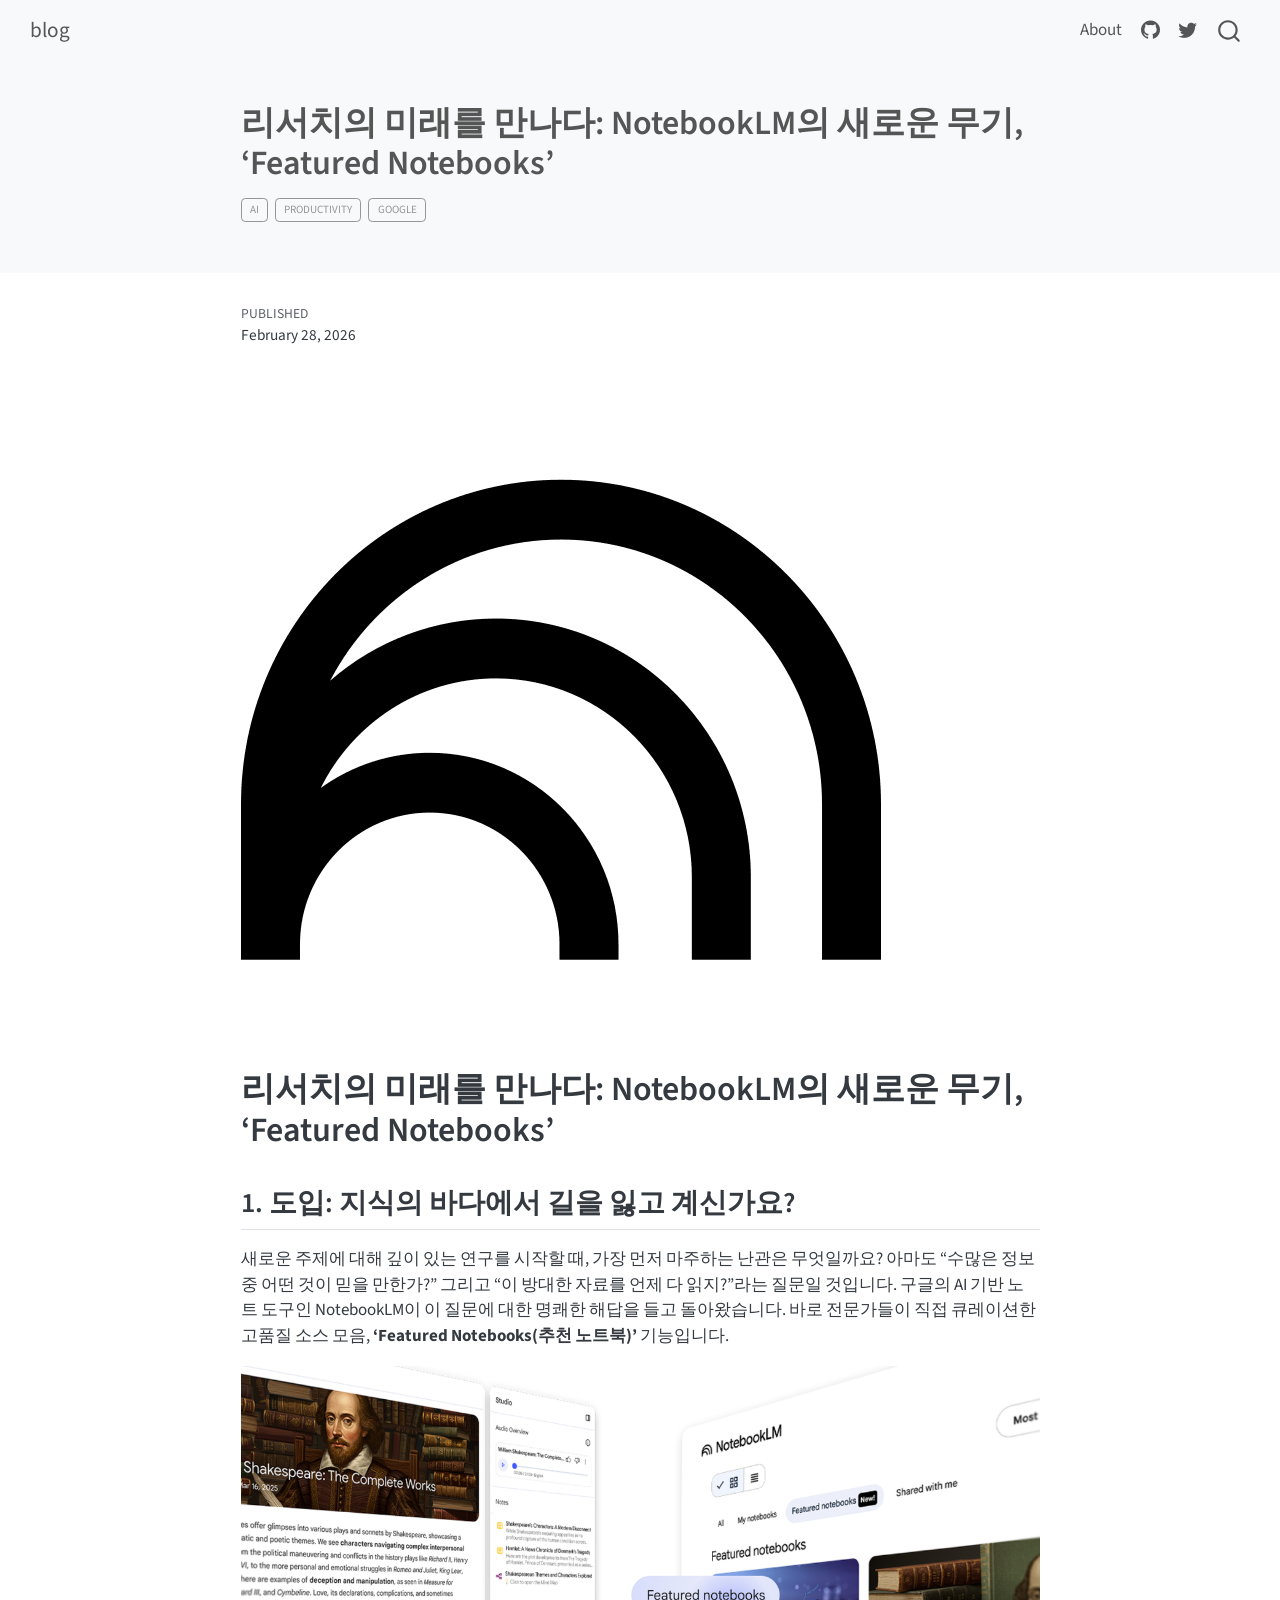
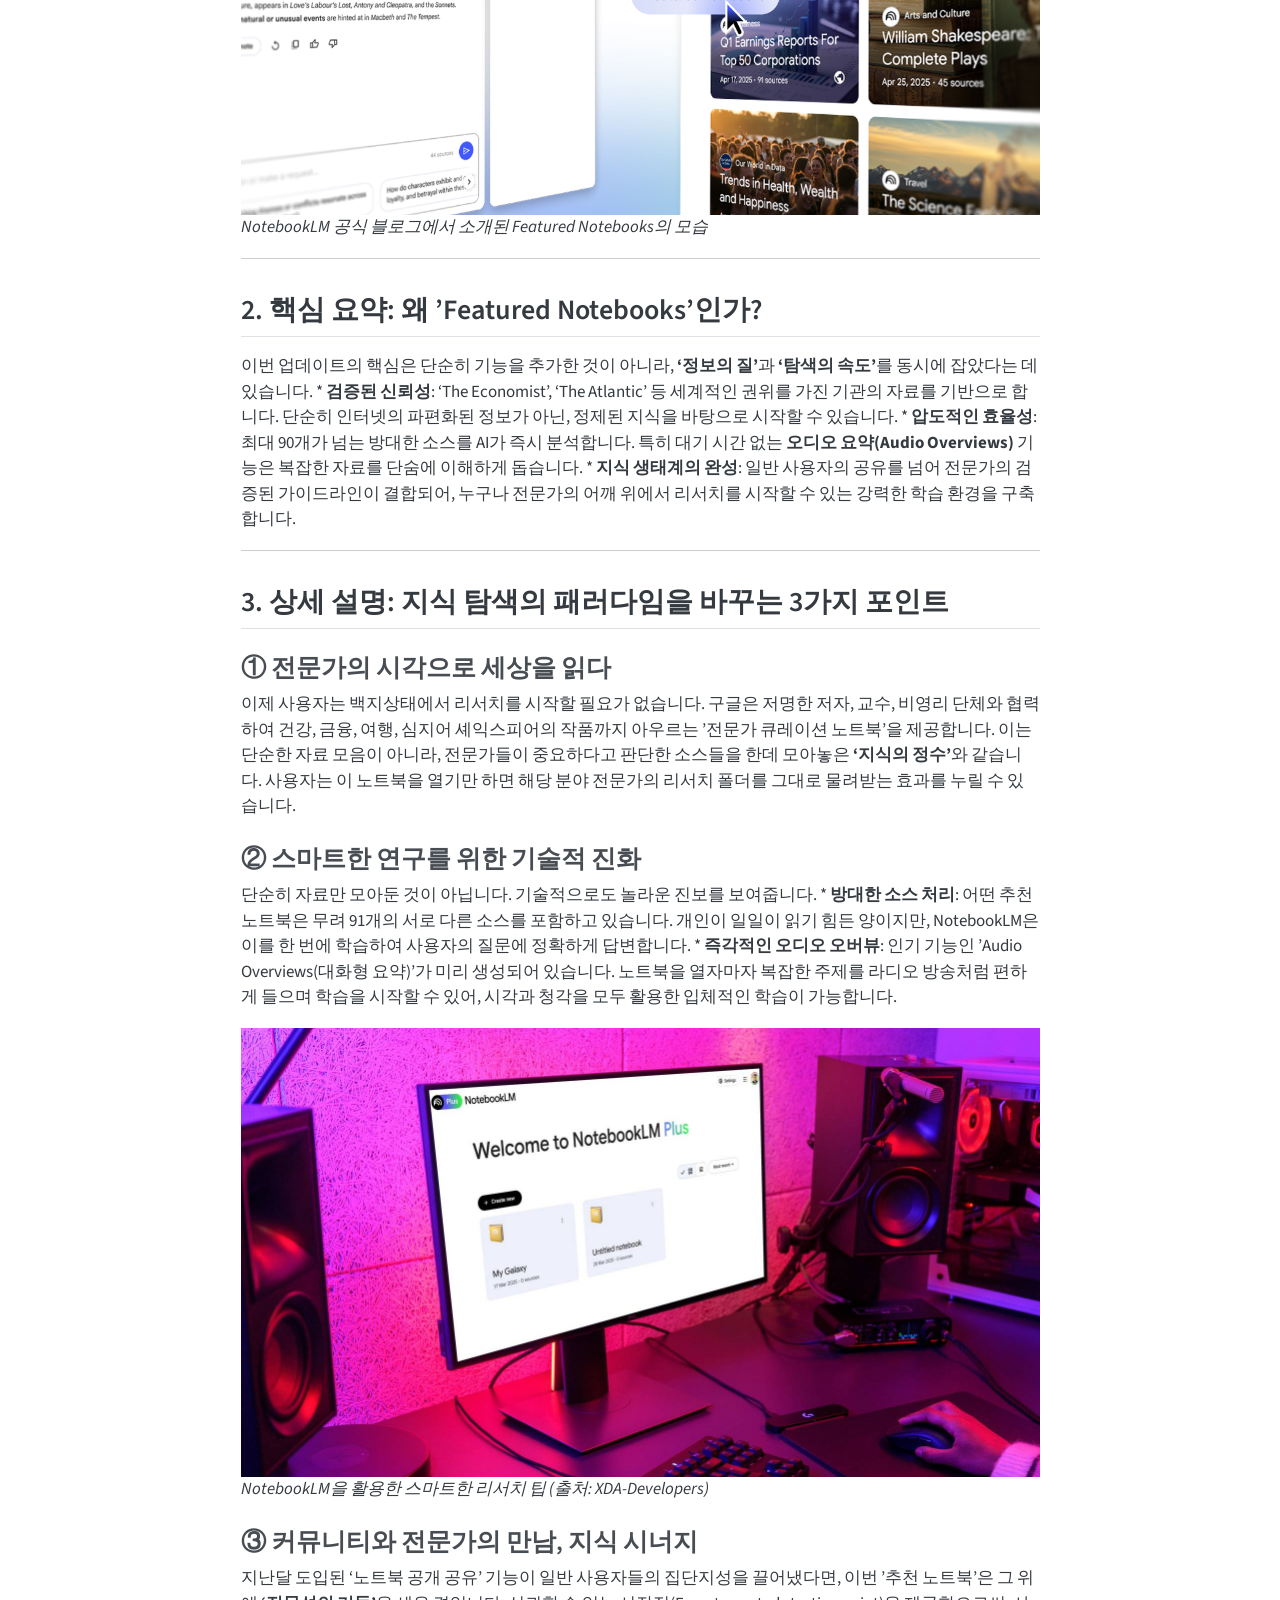
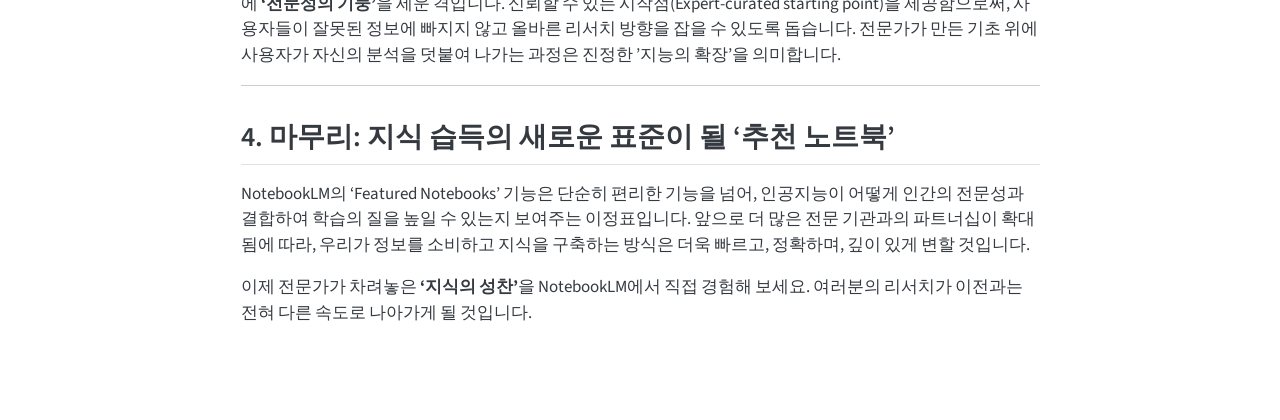
<file: posts/notebooklm/index.html>
<!DOCTYPE html>
<html xmlns="http://www.w3.org/1999/xhtml" lang="en" xml:lang="en"><head>

<meta charset="utf-8">
<meta name="generator" content="quarto-1.8.27">

<meta name="viewport" content="width=device-width, initial-scale=1.0, user-scalable=yes">

<meta name="dcterms.date" content="2026-02-28">

<title>리서치의 미래를 만나다: NotebookLM의 새로운 무기, ‘Featured Notebooks’ – blog</title>
<style>
code{white-space: pre-wrap;}
span.smallcaps{font-variant: small-caps;}
div.columns{display: flex; gap: min(4vw, 1.5em);}
div.column{flex: auto; overflow-x: auto;}
div.hanging-indent{margin-left: 1.5em; text-indent: -1.5em;}
ul.task-list{list-style: none;}
ul.task-list li input[type="checkbox"] {
  width: 0.8em;
  margin: 0 0.8em 0.2em -1em; /* quarto-specific, see https://github.com/quarto-dev/quarto-cli/issues/4556 */ 
  vertical-align: middle;
}
</style>


<script src="../../site_libs/quarto-nav/quarto-nav.js"></script>
<script src="../../site_libs/quarto-nav/headroom.min.js"></script>
<script src="../../site_libs/clipboard/clipboard.min.js"></script>
<script src="../../site_libs/quarto-search/autocomplete.umd.js"></script>
<script src="../../site_libs/quarto-search/fuse.min.js"></script>
<script src="../../site_libs/quarto-search/quarto-search.js"></script>
<meta name="quarto:offset" content="../../">
<script src="../../site_libs/quarto-html/quarto.js" type="module"></script>
<script src="../../site_libs/quarto-html/tabsets/tabsets.js" type="module"></script>
<script src="../../site_libs/quarto-html/axe/axe-check.js" type="module"></script>
<script src="../../site_libs/quarto-html/popper.min.js"></script>
<script src="../../site_libs/quarto-html/tippy.umd.min.js"></script>
<script src="../../site_libs/quarto-html/anchor.min.js"></script>
<link href="../../site_libs/quarto-html/tippy.css" rel="stylesheet">
<link href="../../site_libs/quarto-html/quarto-syntax-highlighting-ed96de9b727972fe78a7b5d16c58bf87.css" rel="stylesheet" id="quarto-text-highlighting-styles">
<script src="../../site_libs/bootstrap/bootstrap.min.js"></script>
<link href="../../site_libs/bootstrap/bootstrap-icons.css" rel="stylesheet">
<link href="../../site_libs/bootstrap/bootstrap-c661f5be1de1abcc4c6d89b079f2677a.min.css" rel="stylesheet" append-hash="true" id="quarto-bootstrap" data-mode="light">
<script id="quarto-search-options" type="application/json">{
  "location": "navbar",
  "copy-button": false,
  "collapse-after": 3,
  "panel-placement": "end",
  "type": "overlay",
  "limit": 50,
  "keyboard-shortcut": [
    "f",
    "/",
    "s"
  ],
  "show-item-context": false,
  "language": {
    "search-no-results-text": "No results",
    "search-matching-documents-text": "matching documents",
    "search-copy-link-title": "Copy link to search",
    "search-hide-matches-text": "Hide additional matches",
    "search-more-match-text": "more match in this document",
    "search-more-matches-text": "more matches in this document",
    "search-clear-button-title": "Clear",
    "search-text-placeholder": "",
    "search-detached-cancel-button-title": "Cancel",
    "search-submit-button-title": "Submit",
    "search-label": "Search"
  }
}</script>


<link rel="stylesheet" href="../../styles.css">
</head>

<body class="nav-fixed fullcontent quarto-light">

<div id="quarto-search-results"></div>
  <header id="quarto-header" class="headroom fixed-top quarto-banner">
    <nav class="navbar navbar-expand-lg " data-bs-theme="dark">
      <div class="navbar-container container-fluid">
      <div class="navbar-brand-container mx-auto">
    <a class="navbar-brand" href="../../index.html">
    <span class="navbar-title">blog</span>
    </a>
  </div>
            <div id="quarto-search" class="" title="Search"></div>
          <button class="navbar-toggler" type="button" data-bs-toggle="collapse" data-bs-target="#navbarCollapse" aria-controls="navbarCollapse" role="menu" aria-expanded="false" aria-label="Toggle navigation" onclick="if (window.quartoToggleHeadroom) { window.quartoToggleHeadroom(); }">
  <span class="navbar-toggler-icon"></span>
</button>
          <div class="collapse navbar-collapse" id="navbarCollapse">
            <ul class="navbar-nav navbar-nav-scroll ms-auto">
  <li class="nav-item">
    <a class="nav-link" href="../../about.html"> 
<span class="menu-text">About</span></a>
  </li>  
  <li class="nav-item compact">
    <a class="nav-link" href="https://github.com/"> <i class="bi bi-github" role="img">
</i> 
<span class="menu-text"></span></a>
  </li>  
  <li class="nav-item compact">
    <a class="nav-link" href="https://twitter.com"> <i class="bi bi-twitter" role="img">
</i> 
<span class="menu-text"></span></a>
  </li>  
</ul>
          </div> <!-- /navcollapse -->
            <div class="quarto-navbar-tools">
</div>
      </div> <!-- /container-fluid -->
    </nav>
</header>
<!-- content -->
<header id="title-block-header" class="quarto-title-block default page-columns page-full">
  <div class="quarto-title-banner page-columns page-full">
    <div class="quarto-title column-body">
      <h1 class="title">리서치의 미래를 만나다: NotebookLM의 새로운 무기, ‘Featured Notebooks’</h1>
                                <div class="quarto-categories">
                <div class="quarto-category">AI</div>
                <div class="quarto-category">Productivity</div>
                <div class="quarto-category">Google</div>
              </div>
                  </div>
  </div>
    
  
  <div class="quarto-title-meta">

      
      <div>
      <div class="quarto-title-meta-heading">Published</div>
      <div class="quarto-title-meta-contents">
        <p class="date">February 28, 2026</p>
      </div>
    </div>
    
      
    </div>
    
  
  </header><div id="quarto-content" class="quarto-container page-columns page-rows-contents page-layout-article page-navbar">
<!-- sidebar -->
<!-- margin-sidebar -->
    
<!-- main -->
<main class="content quarto-banner-title-block" id="quarto-document-content">





<p><img src="thumbnail.png" class="img-fluid"></p>
<section id="리서치의-미래를-만나다-notebooklm의-새로운-무기-featured-notebooks" class="level1">
<h1>리서치의 미래를 만나다: NotebookLM의 새로운 무기, ‘Featured Notebooks’</h1>
<section id="도입-지식의-바다에서-길을-잃고-계신가요" class="level2">
<h2 class="anchored" data-anchor-id="도입-지식의-바다에서-길을-잃고-계신가요">1. 도입: 지식의 바다에서 길을 잃고 계신가요?</h2>
<p>새로운 주제에 대해 깊이 있는 연구를 시작할 때, 가장 먼저 마주하는 난관은 무엇일까요? 아마도 “수많은 정보 중 어떤 것이 믿을 만한가?” 그리고 “이 방대한 자료를 언제 다 읽지?”라는 질문일 것입니다. 구글의 AI 기반 노트 도구인 NotebookLM이 이 질문에 대한 명쾌한 해답을 들고 돌아왔습니다. 바로 전문가들이 직접 큐레이션한 고품질 소스 모음, <strong>‘Featured Notebooks(추천 노트북)’</strong> 기능입니다.</p>
<p><img src="featured_hero.png" class="img-fluid" alt="Featured Notebooks Hero"> <em>NotebookLM 공식 블로그에서 소개된 Featured Notebooks의 모습</em></p>
<hr>
</section>
<section id="핵심-요약-왜-featured-notebooks인가" class="level2">
<h2 class="anchored" data-anchor-id="핵심-요약-왜-featured-notebooks인가">2. 핵심 요약: 왜 ’Featured Notebooks’인가?</h2>
<p>이번 업데이트의 핵심은 단순히 기능을 추가한 것이 아니라, <strong>‘정보의 질’</strong>과 <strong>‘탐색의 속도’</strong>를 동시에 잡았다는 데 있습니다. * <strong>검증된 신뢰성</strong>: ‘The Economist’, ‘The Atlantic’ 등 세계적인 권위를 가진 기관의 자료를 기반으로 합니다. 단순히 인터넷의 파편화된 정보가 아닌, 정제된 지식을 바탕으로 시작할 수 있습니다. * <strong>압도적인 효율성</strong>: 최대 90개가 넘는 방대한 소스를 AI가 즉시 분석합니다. 특히 대기 시간 없는 <strong>오디오 요약(Audio Overviews)</strong> 기능은 복잡한 자료를 단숨에 이해하게 돕습니다. * <strong>지식 생태계의 완성</strong>: 일반 사용자의 공유를 넘어 전문가의 검증된 가이드라인이 결합되어, 누구나 전문가의 어깨 위에서 리서치를 시작할 수 있는 강력한 학습 환경을 구축합니다.</p>
<hr>
</section>
<section id="상세-설명-지식-탐색의-패러다임을-바꾸는-3가지-포인트" class="level2">
<h2 class="anchored" data-anchor-id="상세-설명-지식-탐색의-패러다임을-바꾸는-3가지-포인트">3. 상세 설명: 지식 탐색의 패러다임을 바꾸는 3가지 포인트</h2>
<section id="전문가의-시각으로-세상을-읽다" class="level3">
<h3 class="anchored" data-anchor-id="전문가의-시각으로-세상을-읽다">① 전문가의 시각으로 세상을 읽다</h3>
<p>이제 사용자는 백지상태에서 리서치를 시작할 필요가 없습니다. 구글은 저명한 저자, 교수, 비영리 단체와 협력하여 건강, 금융, 여행, 심지어 셰익스피어의 작품까지 아우르는 ’전문가 큐레이션 노트북’을 제공합니다. 이는 단순한 자료 모음이 아니라, 전문가들이 중요하다고 판단한 소스들을 한데 모아놓은 <strong>‘지식의 정수’</strong>와 같습니다. 사용자는 이 노트북을 열기만 하면 해당 분야 전문가의 리서치 폴더를 그대로 물려받는 효과를 누릴 수 있습니다.</p>
</section>
<section id="스마트한-연구를-위한-기술적-진화" class="level3">
<h3 class="anchored" data-anchor-id="스마트한-연구를-위한-기술적-진화">② 스마트한 연구를 위한 기술적 진화</h3>
<p>단순히 자료만 모아둔 것이 아닙니다. 기술적으로도 놀라운 진보를 보여줍니다. * <strong>방대한 소스 처리</strong>: 어떤 추천 노트북은 무려 91개의 서로 다른 소스를 포함하고 있습니다. 개인이 일일이 읽기 힘든 양이지만, NotebookLM은 이를 한 번에 학습하여 사용자의 질문에 정확하게 답변합니다. * <strong>즉각적인 오디오 오버뷰</strong>: 인기 기능인 ’Audio Overviews(대화형 요약)’가 미리 생성되어 있습니다. 노트북을 열자마자 복잡한 주제를 라디오 방송처럼 편하게 들으며 학습을 시작할 수 있어, 시각과 청각을 모두 활용한 입체적인 학습이 가능합니다.</p>
<p><img src="notebooklm_tips.jpg" class="img-fluid" alt="NotebookLM Tips"> <em>NotebookLM을 활용한 스마트한 리서치 팁 (출처: XDA-Developers)</em></p>
</section>
<section id="커뮤니티와-전문가의-만남-지식-시너지" class="level3">
<h3 class="anchored" data-anchor-id="커뮤니티와-전문가의-만남-지식-시너지">③ 커뮤니티와 전문가의 만남, 지식 시너지</h3>
<p>지난달 도입된 ‘노트북 공개 공유’ 기능이 일반 사용자들의 집단지성을 끌어냈다면, 이번 ’추천 노트북’은 그 위에 <strong>‘전문성의 기둥’</strong>을 세운 격입니다. 신뢰할 수 있는 시작점(Expert-curated starting point)을 제공함으로써, 사용자들이 잘못된 정보에 빠지지 않고 올바른 리서치 방향을 잡을 수 있도록 돕습니다. 전문가가 만든 기초 위에 사용자가 자신의 분석을 덧붙여 나가는 과정은 진정한 ’지능의 확장’을 의미합니다.</p>
<hr>
</section>
</section>
<section id="마무리-지식-습득의-새로운-표준이-될-추천-노트북" class="level2">
<h2 class="anchored" data-anchor-id="마무리-지식-습득의-새로운-표준이-될-추천-노트북">4. 마무리: 지식 습득의 새로운 표준이 될 ‘추천 노트북’</h2>
<p>NotebookLM의 ‘Featured Notebooks’ 기능은 단순히 편리한 기능을 넘어, 인공지능이 어떻게 인간의 전문성과 결합하여 학습의 질을 높일 수 있는지 보여주는 이정표입니다. 앞으로 더 많은 전문 기관과의 파트너십이 확대됨에 따라, 우리가 정보를 소비하고 지식을 구축하는 방식은 더욱 빠르고, 정확하며, 깊이 있게 변할 것입니다.</p>
<p>이제 전문가가 차려놓은 <strong>‘지식의 성찬’</strong>을 NotebookLM에서 직접 경험해 보세요. 여러분의 리서치가 이전과는 전혀 다른 속도로 나아가게 될 것입니다.</p>


</section>
</section>

</main> <!-- /main -->
<script id="quarto-html-after-body" type="application/javascript">
  window.document.addEventListener("DOMContentLoaded", function (event) {
    const icon = "";
    const anchorJS = new window.AnchorJS();
    anchorJS.options = {
      placement: 'right',
      icon: icon
    };
    anchorJS.add('.anchored');
    const isCodeAnnotation = (el) => {
      for (const clz of el.classList) {
        if (clz.startsWith('code-annotation-')) {                     
          return true;
        }
      }
      return false;
    }
    const onCopySuccess = function(e) {
      // button target
      const button = e.trigger;
      // don't keep focus
      button.blur();
      // flash "checked"
      button.classList.add('code-copy-button-checked');
      var currentTitle = button.getAttribute("title");
      button.setAttribute("title", "Copied!");
      let tooltip;
      if (window.bootstrap) {
        button.setAttribute("data-bs-toggle", "tooltip");
        button.setAttribute("data-bs-placement", "left");
        button.setAttribute("data-bs-title", "Copied!");
        tooltip = new bootstrap.Tooltip(button, 
          { trigger: "manual", 
            customClass: "code-copy-button-tooltip",
            offset: [0, -8]});
        tooltip.show();    
      }
      setTimeout(function() {
        if (tooltip) {
          tooltip.hide();
          button.removeAttribute("data-bs-title");
          button.removeAttribute("data-bs-toggle");
          button.removeAttribute("data-bs-placement");
        }
        button.setAttribute("title", currentTitle);
        button.classList.remove('code-copy-button-checked');
      }, 1000);
      // clear code selection
      e.clearSelection();
    }
    const getTextToCopy = function(trigger) {
      const outerScaffold = trigger.parentElement.cloneNode(true);
      const codeEl = outerScaffold.querySelector('code');
      for (const childEl of codeEl.children) {
        if (isCodeAnnotation(childEl)) {
          childEl.remove();
        }
      }
      return codeEl.innerText;
    }
    const clipboard = new window.ClipboardJS('.code-copy-button:not([data-in-quarto-modal])', {
      text: getTextToCopy
    });
    clipboard.on('success', onCopySuccess);
    if (window.document.getElementById('quarto-embedded-source-code-modal')) {
      const clipboardModal = new window.ClipboardJS('.code-copy-button[data-in-quarto-modal]', {
        text: getTextToCopy,
        container: window.document.getElementById('quarto-embedded-source-code-modal')
      });
      clipboardModal.on('success', onCopySuccess);
    }
      var localhostRegex = new RegExp(/^(?:http|https):\/\/localhost\:?[0-9]*\//);
      var mailtoRegex = new RegExp(/^mailto:/);
        var filterRegex = new RegExp("https:\/\/your-website-url\.example\.com");
      var isInternal = (href) => {
          return filterRegex.test(href) || localhostRegex.test(href) || mailtoRegex.test(href);
      }
      // Inspect non-navigation links and adorn them if external
     var links = window.document.querySelectorAll('a[href]:not(.nav-link):not(.navbar-brand):not(.toc-action):not(.sidebar-link):not(.sidebar-item-toggle):not(.pagination-link):not(.no-external):not([aria-hidden]):not(.dropdown-item):not(.quarto-navigation-tool):not(.about-link)');
      for (var i=0; i<links.length; i++) {
        const link = links[i];
        if (!isInternal(link.href)) {
          // undo the damage that might have been done by quarto-nav.js in the case of
          // links that we want to consider external
          if (link.dataset.originalHref !== undefined) {
            link.href = link.dataset.originalHref;
          }
        }
      }
    function tippyHover(el, contentFn, onTriggerFn, onUntriggerFn) {
      const config = {
        allowHTML: true,
        maxWidth: 500,
        delay: 100,
        arrow: false,
        appendTo: function(el) {
            return el.parentElement;
        },
        interactive: true,
        interactiveBorder: 10,
        theme: 'quarto',
        placement: 'bottom-start',
      };
      if (contentFn) {
        config.content = contentFn;
      }
      if (onTriggerFn) {
        config.onTrigger = onTriggerFn;
      }
      if (onUntriggerFn) {
        config.onUntrigger = onUntriggerFn;
      }
      window.tippy(el, config); 
    }
    const noterefs = window.document.querySelectorAll('a[role="doc-noteref"]');
    for (var i=0; i<noterefs.length; i++) {
      const ref = noterefs[i];
      tippyHover(ref, function() {
        // use id or data attribute instead here
        let href = ref.getAttribute('data-footnote-href') || ref.getAttribute('href');
        try { href = new URL(href).hash; } catch {}
        const id = href.replace(/^#\/?/, "");
        const note = window.document.getElementById(id);
        if (note) {
          return note.innerHTML;
        } else {
          return "";
        }
      });
    }
    const xrefs = window.document.querySelectorAll('a.quarto-xref');
    const processXRef = (id, note) => {
      // Strip column container classes
      const stripColumnClz = (el) => {
        el.classList.remove("page-full", "page-columns");
        if (el.children) {
          for (const child of el.children) {
            stripColumnClz(child);
          }
        }
      }
      stripColumnClz(note)
      if (id === null || id.startsWith('sec-')) {
        // Special case sections, only their first couple elements
        const container = document.createElement("div");
        if (note.children && note.children.length > 2) {
          container.appendChild(note.children[0].cloneNode(true));
          for (let i = 1; i < note.children.length; i++) {
            const child = note.children[i];
            if (child.tagName === "P" && child.innerText === "") {
              continue;
            } else {
              container.appendChild(child.cloneNode(true));
              break;
            }
          }
          if (window.Quarto?.typesetMath) {
            window.Quarto.typesetMath(container);
          }
          return container.innerHTML
        } else {
          if (window.Quarto?.typesetMath) {
            window.Quarto.typesetMath(note);
          }
          return note.innerHTML;
        }
      } else {
        // Remove any anchor links if they are present
        const anchorLink = note.querySelector('a.anchorjs-link');
        if (anchorLink) {
          anchorLink.remove();
        }
        if (window.Quarto?.typesetMath) {
          window.Quarto.typesetMath(note);
        }
        if (note.classList.contains("callout")) {
          return note.outerHTML;
        } else {
          return note.innerHTML;
        }
      }
    }
    for (var i=0; i<xrefs.length; i++) {
      const xref = xrefs[i];
      tippyHover(xref, undefined, function(instance) {
        instance.disable();
        let url = xref.getAttribute('href');
        let hash = undefined; 
        if (url.startsWith('#')) {
          hash = url;
        } else {
          try { hash = new URL(url).hash; } catch {}
        }
        if (hash) {
          const id = hash.replace(/^#\/?/, "");
          const note = window.document.getElementById(id);
          if (note !== null) {
            try {
              const html = processXRef(id, note.cloneNode(true));
              instance.setContent(html);
            } finally {
              instance.enable();
              instance.show();
            }
          } else {
            // See if we can fetch this
            fetch(url.split('#')[0])
            .then(res => res.text())
            .then(html => {
              const parser = new DOMParser();
              const htmlDoc = parser.parseFromString(html, "text/html");
              const note = htmlDoc.getElementById(id);
              if (note !== null) {
                const html = processXRef(id, note);
                instance.setContent(html);
              } 
            }).finally(() => {
              instance.enable();
              instance.show();
            });
          }
        } else {
          // See if we can fetch a full url (with no hash to target)
          // This is a special case and we should probably do some content thinning / targeting
          fetch(url)
          .then(res => res.text())
          .then(html => {
            const parser = new DOMParser();
            const htmlDoc = parser.parseFromString(html, "text/html");
            const note = htmlDoc.querySelector('main.content');
            if (note !== null) {
              // This should only happen for chapter cross references
              // (since there is no id in the URL)
              // remove the first header
              if (note.children.length > 0 && note.children[0].tagName === "HEADER") {
                note.children[0].remove();
              }
              const html = processXRef(null, note);
              instance.setContent(html);
            } 
          }).finally(() => {
            instance.enable();
            instance.show();
          });
        }
      }, function(instance) {
      });
    }
        let selectedAnnoteEl;
        const selectorForAnnotation = ( cell, annotation) => {
          let cellAttr = 'data-code-cell="' + cell + '"';
          let lineAttr = 'data-code-annotation="' +  annotation + '"';
          const selector = 'span[' + cellAttr + '][' + lineAttr + ']';
          return selector;
        }
        const selectCodeLines = (annoteEl) => {
          const doc = window.document;
          const targetCell = annoteEl.getAttribute("data-target-cell");
          const targetAnnotation = annoteEl.getAttribute("data-target-annotation");
          const annoteSpan = window.document.querySelector(selectorForAnnotation(targetCell, targetAnnotation));
          const lines = annoteSpan.getAttribute("data-code-lines").split(",");
          const lineIds = lines.map((line) => {
            return targetCell + "-" + line;
          })
          let top = null;
          let height = null;
          let parent = null;
          if (lineIds.length > 0) {
              //compute the position of the single el (top and bottom and make a div)
              const el = window.document.getElementById(lineIds[0]);
              top = el.offsetTop;
              height = el.offsetHeight;
              parent = el.parentElement.parentElement;
            if (lineIds.length > 1) {
              const lastEl = window.document.getElementById(lineIds[lineIds.length - 1]);
              const bottom = lastEl.offsetTop + lastEl.offsetHeight;
              height = bottom - top;
            }
            if (top !== null && height !== null && parent !== null) {
              // cook up a div (if necessary) and position it 
              let div = window.document.getElementById("code-annotation-line-highlight");
              if (div === null) {
                div = window.document.createElement("div");
                div.setAttribute("id", "code-annotation-line-highlight");
                div.style.position = 'absolute';
                parent.appendChild(div);
              }
              div.style.top = top - 2 + "px";
              div.style.height = height + 4 + "px";
              div.style.left = 0;
              let gutterDiv = window.document.getElementById("code-annotation-line-highlight-gutter");
              if (gutterDiv === null) {
                gutterDiv = window.document.createElement("div");
                gutterDiv.setAttribute("id", "code-annotation-line-highlight-gutter");
                gutterDiv.style.position = 'absolute';
                const codeCell = window.document.getElementById(targetCell);
                const gutter = codeCell.querySelector('.code-annotation-gutter');
                gutter.appendChild(gutterDiv);
              }
              gutterDiv.style.top = top - 2 + "px";
              gutterDiv.style.height = height + 4 + "px";
            }
            selectedAnnoteEl = annoteEl;
          }
        };
        const unselectCodeLines = () => {
          const elementsIds = ["code-annotation-line-highlight", "code-annotation-line-highlight-gutter"];
          elementsIds.forEach((elId) => {
            const div = window.document.getElementById(elId);
            if (div) {
              div.remove();
            }
          });
          selectedAnnoteEl = undefined;
        };
          // Handle positioning of the toggle
      window.addEventListener(
        "resize",
        throttle(() => {
          elRect = undefined;
          if (selectedAnnoteEl) {
            selectCodeLines(selectedAnnoteEl);
          }
        }, 10)
      );
      function throttle(fn, ms) {
      let throttle = false;
      let timer;
        return (...args) => {
          if(!throttle) { // first call gets through
              fn.apply(this, args);
              throttle = true;
          } else { // all the others get throttled
              if(timer) clearTimeout(timer); // cancel #2
              timer = setTimeout(() => {
                fn.apply(this, args);
                timer = throttle = false;
              }, ms);
          }
        };
      }
        // Attach click handler to the DT
        const annoteDls = window.document.querySelectorAll('dt[data-target-cell]');
        for (const annoteDlNode of annoteDls) {
          annoteDlNode.addEventListener('click', (event) => {
            const clickedEl = event.target;
            if (clickedEl !== selectedAnnoteEl) {
              unselectCodeLines();
              const activeEl = window.document.querySelector('dt[data-target-cell].code-annotation-active');
              if (activeEl) {
                activeEl.classList.remove('code-annotation-active');
              }
              selectCodeLines(clickedEl);
              clickedEl.classList.add('code-annotation-active');
            } else {
              // Unselect the line
              unselectCodeLines();
              clickedEl.classList.remove('code-annotation-active');
            }
          });
        }
    const findCites = (el) => {
      const parentEl = el.parentElement;
      if (parentEl) {
        const cites = parentEl.dataset.cites;
        if (cites) {
          return {
            el,
            cites: cites.split(' ')
          };
        } else {
          return findCites(el.parentElement)
        }
      } else {
        return undefined;
      }
    };
    var bibliorefs = window.document.querySelectorAll('a[role="doc-biblioref"]');
    for (var i=0; i<bibliorefs.length; i++) {
      const ref = bibliorefs[i];
      const citeInfo = findCites(ref);
      if (citeInfo) {
        tippyHover(citeInfo.el, function() {
          var popup = window.document.createElement('div');
          citeInfo.cites.forEach(function(cite) {
            var citeDiv = window.document.createElement('div');
            citeDiv.classList.add('hanging-indent');
            citeDiv.classList.add('csl-entry');
            var biblioDiv = window.document.getElementById('ref-' + cite);
            if (biblioDiv) {
              citeDiv.innerHTML = biblioDiv.innerHTML;
            }
            popup.appendChild(citeDiv);
          });
          return popup.innerHTML;
        });
      }
    }
  });
  </script>
</div> <!-- /content -->




</body></html>
</file>
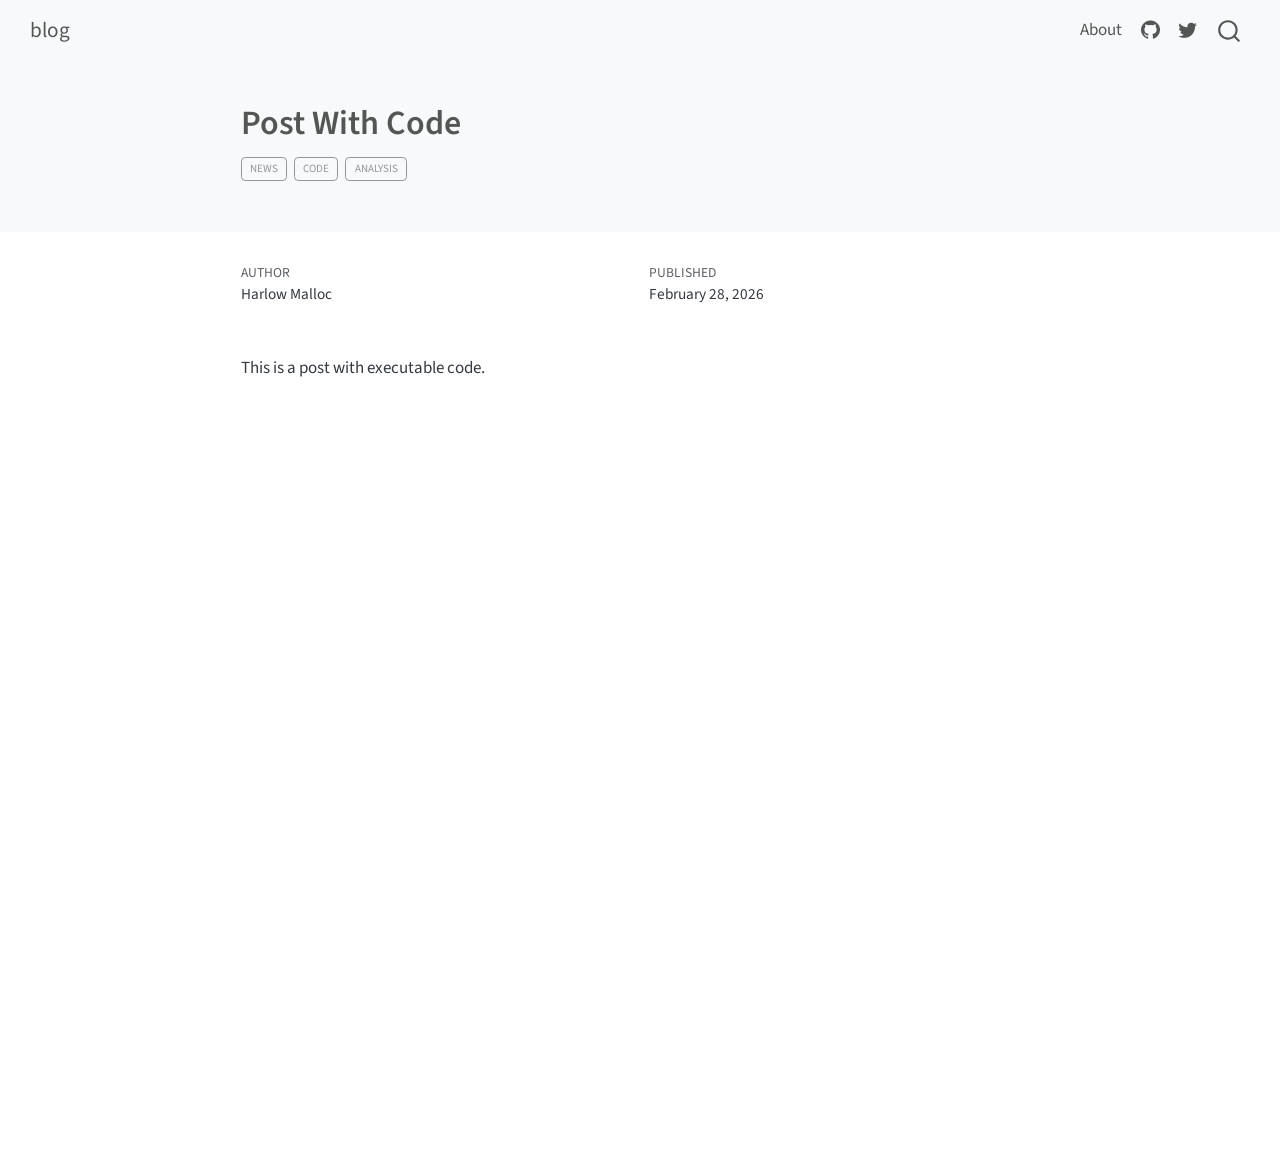
<file: posts/post-with-code/index.html>
<!DOCTYPE html>
<html xmlns="http://www.w3.org/1999/xhtml" lang="en" xml:lang="en"><head>

<meta charset="utf-8">
<meta name="generator" content="quarto-1.8.27">

<meta name="viewport" content="width=device-width, initial-scale=1.0, user-scalable=yes">

<meta name="author" content="Harlow Malloc">
<meta name="dcterms.date" content="2026-02-28">

<title>Post With Code – blog</title>
<style>
code{white-space: pre-wrap;}
span.smallcaps{font-variant: small-caps;}
div.columns{display: flex; gap: min(4vw, 1.5em);}
div.column{flex: auto; overflow-x: auto;}
div.hanging-indent{margin-left: 1.5em; text-indent: -1.5em;}
ul.task-list{list-style: none;}
ul.task-list li input[type="checkbox"] {
  width: 0.8em;
  margin: 0 0.8em 0.2em -1em; /* quarto-specific, see https://github.com/quarto-dev/quarto-cli/issues/4556 */ 
  vertical-align: middle;
}
</style>


<script src="../../site_libs/quarto-nav/quarto-nav.js"></script>
<script src="../../site_libs/quarto-nav/headroom.min.js"></script>
<script src="../../site_libs/clipboard/clipboard.min.js"></script>
<script src="../../site_libs/quarto-search/autocomplete.umd.js"></script>
<script src="../../site_libs/quarto-search/fuse.min.js"></script>
<script src="../../site_libs/quarto-search/quarto-search.js"></script>
<meta name="quarto:offset" content="../../">
<script src="../../site_libs/quarto-html/quarto.js" type="module"></script>
<script src="../../site_libs/quarto-html/tabsets/tabsets.js" type="module"></script>
<script src="../../site_libs/quarto-html/axe/axe-check.js" type="module"></script>
<script src="../../site_libs/quarto-html/popper.min.js"></script>
<script src="../../site_libs/quarto-html/tippy.umd.min.js"></script>
<script src="../../site_libs/quarto-html/anchor.min.js"></script>
<link href="../../site_libs/quarto-html/tippy.css" rel="stylesheet">
<link href="../../site_libs/quarto-html/quarto-syntax-highlighting-ed96de9b727972fe78a7b5d16c58bf87.css" rel="stylesheet" id="quarto-text-highlighting-styles">
<script src="../../site_libs/bootstrap/bootstrap.min.js"></script>
<link href="../../site_libs/bootstrap/bootstrap-icons.css" rel="stylesheet">
<link href="../../site_libs/bootstrap/bootstrap-c661f5be1de1abcc4c6d89b079f2677a.min.css" rel="stylesheet" append-hash="true" id="quarto-bootstrap" data-mode="light">
<script id="quarto-search-options" type="application/json">{
  "location": "navbar",
  "copy-button": false,
  "collapse-after": 3,
  "panel-placement": "end",
  "type": "overlay",
  "limit": 50,
  "keyboard-shortcut": [
    "f",
    "/",
    "s"
  ],
  "show-item-context": false,
  "language": {
    "search-no-results-text": "No results",
    "search-matching-documents-text": "matching documents",
    "search-copy-link-title": "Copy link to search",
    "search-hide-matches-text": "Hide additional matches",
    "search-more-match-text": "more match in this document",
    "search-more-matches-text": "more matches in this document",
    "search-clear-button-title": "Clear",
    "search-text-placeholder": "",
    "search-detached-cancel-button-title": "Cancel",
    "search-submit-button-title": "Submit",
    "search-label": "Search"
  }
}</script>


<link rel="stylesheet" href="../../styles.css">
</head>

<body class="nav-fixed fullcontent quarto-light">

<div id="quarto-search-results"></div>
  <header id="quarto-header" class="headroom fixed-top quarto-banner">
    <nav class="navbar navbar-expand-lg " data-bs-theme="dark">
      <div class="navbar-container container-fluid">
      <div class="navbar-brand-container mx-auto">
    <a class="navbar-brand" href="../../index.html">
    <span class="navbar-title">blog</span>
    </a>
  </div>
            <div id="quarto-search" class="" title="Search"></div>
          <button class="navbar-toggler" type="button" data-bs-toggle="collapse" data-bs-target="#navbarCollapse" aria-controls="navbarCollapse" role="menu" aria-expanded="false" aria-label="Toggle navigation" onclick="if (window.quartoToggleHeadroom) { window.quartoToggleHeadroom(); }">
  <span class="navbar-toggler-icon"></span>
</button>
          <div class="collapse navbar-collapse" id="navbarCollapse">
            <ul class="navbar-nav navbar-nav-scroll ms-auto">
  <li class="nav-item">
    <a class="nav-link" href="../../about.html"> 
<span class="menu-text">About</span></a>
  </li>  
  <li class="nav-item compact">
    <a class="nav-link" href="https://github.com/"> <i class="bi bi-github" role="img">
</i> 
<span class="menu-text"></span></a>
  </li>  
  <li class="nav-item compact">
    <a class="nav-link" href="https://twitter.com"> <i class="bi bi-twitter" role="img">
</i> 
<span class="menu-text"></span></a>
  </li>  
</ul>
          </div> <!-- /navcollapse -->
            <div class="quarto-navbar-tools">
</div>
      </div> <!-- /container-fluid -->
    </nav>
</header>
<!-- content -->
<header id="title-block-header" class="quarto-title-block default page-columns page-full">
  <div class="quarto-title-banner page-columns page-full">
    <div class="quarto-title column-body">
      <h1 class="title">Post With Code</h1>
                                <div class="quarto-categories">
                <div class="quarto-category">news</div>
                <div class="quarto-category">code</div>
                <div class="quarto-category">analysis</div>
              </div>
                  </div>
  </div>
    
  
  <div class="quarto-title-meta">

      <div>
      <div class="quarto-title-meta-heading">Author</div>
      <div class="quarto-title-meta-contents">
               <p>Harlow Malloc </p>
            </div>
    </div>
      
      <div>
      <div class="quarto-title-meta-heading">Published</div>
      <div class="quarto-title-meta-contents">
        <p class="date">February 28, 2026</p>
      </div>
    </div>
    
      
    </div>
    
  
  </header><div id="quarto-content" class="quarto-container page-columns page-rows-contents page-layout-article page-navbar">
<!-- sidebar -->
<!-- margin-sidebar -->
    
<!-- main -->
<main class="content quarto-banner-title-block" id="quarto-document-content">





<p>This is a post with executable code.</p>



</main> <!-- /main -->
<script id="quarto-html-after-body" type="application/javascript">
  window.document.addEventListener("DOMContentLoaded", function (event) {
    const icon = "";
    const anchorJS = new window.AnchorJS();
    anchorJS.options = {
      placement: 'right',
      icon: icon
    };
    anchorJS.add('.anchored');
    const isCodeAnnotation = (el) => {
      for (const clz of el.classList) {
        if (clz.startsWith('code-annotation-')) {                     
          return true;
        }
      }
      return false;
    }
    const onCopySuccess = function(e) {
      // button target
      const button = e.trigger;
      // don't keep focus
      button.blur();
      // flash "checked"
      button.classList.add('code-copy-button-checked');
      var currentTitle = button.getAttribute("title");
      button.setAttribute("title", "Copied!");
      let tooltip;
      if (window.bootstrap) {
        button.setAttribute("data-bs-toggle", "tooltip");
        button.setAttribute("data-bs-placement", "left");
        button.setAttribute("data-bs-title", "Copied!");
        tooltip = new bootstrap.Tooltip(button, 
          { trigger: "manual", 
            customClass: "code-copy-button-tooltip",
            offset: [0, -8]});
        tooltip.show();    
      }
      setTimeout(function() {
        if (tooltip) {
          tooltip.hide();
          button.removeAttribute("data-bs-title");
          button.removeAttribute("data-bs-toggle");
          button.removeAttribute("data-bs-placement");
        }
        button.setAttribute("title", currentTitle);
        button.classList.remove('code-copy-button-checked');
      }, 1000);
      // clear code selection
      e.clearSelection();
    }
    const getTextToCopy = function(trigger) {
      const outerScaffold = trigger.parentElement.cloneNode(true);
      const codeEl = outerScaffold.querySelector('code');
      for (const childEl of codeEl.children) {
        if (isCodeAnnotation(childEl)) {
          childEl.remove();
        }
      }
      return codeEl.innerText;
    }
    const clipboard = new window.ClipboardJS('.code-copy-button:not([data-in-quarto-modal])', {
      text: getTextToCopy
    });
    clipboard.on('success', onCopySuccess);
    if (window.document.getElementById('quarto-embedded-source-code-modal')) {
      const clipboardModal = new window.ClipboardJS('.code-copy-button[data-in-quarto-modal]', {
        text: getTextToCopy,
        container: window.document.getElementById('quarto-embedded-source-code-modal')
      });
      clipboardModal.on('success', onCopySuccess);
    }
      var localhostRegex = new RegExp(/^(?:http|https):\/\/localhost\:?[0-9]*\//);
      var mailtoRegex = new RegExp(/^mailto:/);
        var filterRegex = new RegExp("https:\/\/your-website-url\.example\.com");
      var isInternal = (href) => {
          return filterRegex.test(href) || localhostRegex.test(href) || mailtoRegex.test(href);
      }
      // Inspect non-navigation links and adorn them if external
     var links = window.document.querySelectorAll('a[href]:not(.nav-link):not(.navbar-brand):not(.toc-action):not(.sidebar-link):not(.sidebar-item-toggle):not(.pagination-link):not(.no-external):not([aria-hidden]):not(.dropdown-item):not(.quarto-navigation-tool):not(.about-link)');
      for (var i=0; i<links.length; i++) {
        const link = links[i];
        if (!isInternal(link.href)) {
          // undo the damage that might have been done by quarto-nav.js in the case of
          // links that we want to consider external
          if (link.dataset.originalHref !== undefined) {
            link.href = link.dataset.originalHref;
          }
        }
      }
    function tippyHover(el, contentFn, onTriggerFn, onUntriggerFn) {
      const config = {
        allowHTML: true,
        maxWidth: 500,
        delay: 100,
        arrow: false,
        appendTo: function(el) {
            return el.parentElement;
        },
        interactive: true,
        interactiveBorder: 10,
        theme: 'quarto',
        placement: 'bottom-start',
      };
      if (contentFn) {
        config.content = contentFn;
      }
      if (onTriggerFn) {
        config.onTrigger = onTriggerFn;
      }
      if (onUntriggerFn) {
        config.onUntrigger = onUntriggerFn;
      }
      window.tippy(el, config); 
    }
    const noterefs = window.document.querySelectorAll('a[role="doc-noteref"]');
    for (var i=0; i<noterefs.length; i++) {
      const ref = noterefs[i];
      tippyHover(ref, function() {
        // use id or data attribute instead here
        let href = ref.getAttribute('data-footnote-href') || ref.getAttribute('href');
        try { href = new URL(href).hash; } catch {}
        const id = href.replace(/^#\/?/, "");
        const note = window.document.getElementById(id);
        if (note) {
          return note.innerHTML;
        } else {
          return "";
        }
      });
    }
    const xrefs = window.document.querySelectorAll('a.quarto-xref');
    const processXRef = (id, note) => {
      // Strip column container classes
      const stripColumnClz = (el) => {
        el.classList.remove("page-full", "page-columns");
        if (el.children) {
          for (const child of el.children) {
            stripColumnClz(child);
          }
        }
      }
      stripColumnClz(note)
      if (id === null || id.startsWith('sec-')) {
        // Special case sections, only their first couple elements
        const container = document.createElement("div");
        if (note.children && note.children.length > 2) {
          container.appendChild(note.children[0].cloneNode(true));
          for (let i = 1; i < note.children.length; i++) {
            const child = note.children[i];
            if (child.tagName === "P" && child.innerText === "") {
              continue;
            } else {
              container.appendChild(child.cloneNode(true));
              break;
            }
          }
          if (window.Quarto?.typesetMath) {
            window.Quarto.typesetMath(container);
          }
          return container.innerHTML
        } else {
          if (window.Quarto?.typesetMath) {
            window.Quarto.typesetMath(note);
          }
          return note.innerHTML;
        }
      } else {
        // Remove any anchor links if they are present
        const anchorLink = note.querySelector('a.anchorjs-link');
        if (anchorLink) {
          anchorLink.remove();
        }
        if (window.Quarto?.typesetMath) {
          window.Quarto.typesetMath(note);
        }
        if (note.classList.contains("callout")) {
          return note.outerHTML;
        } else {
          return note.innerHTML;
        }
      }
    }
    for (var i=0; i<xrefs.length; i++) {
      const xref = xrefs[i];
      tippyHover(xref, undefined, function(instance) {
        instance.disable();
        let url = xref.getAttribute('href');
        let hash = undefined; 
        if (url.startsWith('#')) {
          hash = url;
        } else {
          try { hash = new URL(url).hash; } catch {}
        }
        if (hash) {
          const id = hash.replace(/^#\/?/, "");
          const note = window.document.getElementById(id);
          if (note !== null) {
            try {
              const html = processXRef(id, note.cloneNode(true));
              instance.setContent(html);
            } finally {
              instance.enable();
              instance.show();
            }
          } else {
            // See if we can fetch this
            fetch(url.split('#')[0])
            .then(res => res.text())
            .then(html => {
              const parser = new DOMParser();
              const htmlDoc = parser.parseFromString(html, "text/html");
              const note = htmlDoc.getElementById(id);
              if (note !== null) {
                const html = processXRef(id, note);
                instance.setContent(html);
              } 
            }).finally(() => {
              instance.enable();
              instance.show();
            });
          }
        } else {
          // See if we can fetch a full url (with no hash to target)
          // This is a special case and we should probably do some content thinning / targeting
          fetch(url)
          .then(res => res.text())
          .then(html => {
            const parser = new DOMParser();
            const htmlDoc = parser.parseFromString(html, "text/html");
            const note = htmlDoc.querySelector('main.content');
            if (note !== null) {
              // This should only happen for chapter cross references
              // (since there is no id in the URL)
              // remove the first header
              if (note.children.length > 0 && note.children[0].tagName === "HEADER") {
                note.children[0].remove();
              }
              const html = processXRef(null, note);
              instance.setContent(html);
            } 
          }).finally(() => {
            instance.enable();
            instance.show();
          });
        }
      }, function(instance) {
      });
    }
        let selectedAnnoteEl;
        const selectorForAnnotation = ( cell, annotation) => {
          let cellAttr = 'data-code-cell="' + cell + '"';
          let lineAttr = 'data-code-annotation="' +  annotation + '"';
          const selector = 'span[' + cellAttr + '][' + lineAttr + ']';
          return selector;
        }
        const selectCodeLines = (annoteEl) => {
          const doc = window.document;
          const targetCell = annoteEl.getAttribute("data-target-cell");
          const targetAnnotation = annoteEl.getAttribute("data-target-annotation");
          const annoteSpan = window.document.querySelector(selectorForAnnotation(targetCell, targetAnnotation));
          const lines = annoteSpan.getAttribute("data-code-lines").split(",");
          const lineIds = lines.map((line) => {
            return targetCell + "-" + line;
          })
          let top = null;
          let height = null;
          let parent = null;
          if (lineIds.length > 0) {
              //compute the position of the single el (top and bottom and make a div)
              const el = window.document.getElementById(lineIds[0]);
              top = el.offsetTop;
              height = el.offsetHeight;
              parent = el.parentElement.parentElement;
            if (lineIds.length > 1) {
              const lastEl = window.document.getElementById(lineIds[lineIds.length - 1]);
              const bottom = lastEl.offsetTop + lastEl.offsetHeight;
              height = bottom - top;
            }
            if (top !== null && height !== null && parent !== null) {
              // cook up a div (if necessary) and position it 
              let div = window.document.getElementById("code-annotation-line-highlight");
              if (div === null) {
                div = window.document.createElement("div");
                div.setAttribute("id", "code-annotation-line-highlight");
                div.style.position = 'absolute';
                parent.appendChild(div);
              }
              div.style.top = top - 2 + "px";
              div.style.height = height + 4 + "px";
              div.style.left = 0;
              let gutterDiv = window.document.getElementById("code-annotation-line-highlight-gutter");
              if (gutterDiv === null) {
                gutterDiv = window.document.createElement("div");
                gutterDiv.setAttribute("id", "code-annotation-line-highlight-gutter");
                gutterDiv.style.position = 'absolute';
                const codeCell = window.document.getElementById(targetCell);
                const gutter = codeCell.querySelector('.code-annotation-gutter');
                gutter.appendChild(gutterDiv);
              }
              gutterDiv.style.top = top - 2 + "px";
              gutterDiv.style.height = height + 4 + "px";
            }
            selectedAnnoteEl = annoteEl;
          }
        };
        const unselectCodeLines = () => {
          const elementsIds = ["code-annotation-line-highlight", "code-annotation-line-highlight-gutter"];
          elementsIds.forEach((elId) => {
            const div = window.document.getElementById(elId);
            if (div) {
              div.remove();
            }
          });
          selectedAnnoteEl = undefined;
        };
          // Handle positioning of the toggle
      window.addEventListener(
        "resize",
        throttle(() => {
          elRect = undefined;
          if (selectedAnnoteEl) {
            selectCodeLines(selectedAnnoteEl);
          }
        }, 10)
      );
      function throttle(fn, ms) {
      let throttle = false;
      let timer;
        return (...args) => {
          if(!throttle) { // first call gets through
              fn.apply(this, args);
              throttle = true;
          } else { // all the others get throttled
              if(timer) clearTimeout(timer); // cancel #2
              timer = setTimeout(() => {
                fn.apply(this, args);
                timer = throttle = false;
              }, ms);
          }
        };
      }
        // Attach click handler to the DT
        const annoteDls = window.document.querySelectorAll('dt[data-target-cell]');
        for (const annoteDlNode of annoteDls) {
          annoteDlNode.addEventListener('click', (event) => {
            const clickedEl = event.target;
            if (clickedEl !== selectedAnnoteEl) {
              unselectCodeLines();
              const activeEl = window.document.querySelector('dt[data-target-cell].code-annotation-active');
              if (activeEl) {
                activeEl.classList.remove('code-annotation-active');
              }
              selectCodeLines(clickedEl);
              clickedEl.classList.add('code-annotation-active');
            } else {
              // Unselect the line
              unselectCodeLines();
              clickedEl.classList.remove('code-annotation-active');
            }
          });
        }
    const findCites = (el) => {
      const parentEl = el.parentElement;
      if (parentEl) {
        const cites = parentEl.dataset.cites;
        if (cites) {
          return {
            el,
            cites: cites.split(' ')
          };
        } else {
          return findCites(el.parentElement)
        }
      } else {
        return undefined;
      }
    };
    var bibliorefs = window.document.querySelectorAll('a[role="doc-biblioref"]');
    for (var i=0; i<bibliorefs.length; i++) {
      const ref = bibliorefs[i];
      const citeInfo = findCites(ref);
      if (citeInfo) {
        tippyHover(citeInfo.el, function() {
          var popup = window.document.createElement('div');
          citeInfo.cites.forEach(function(cite) {
            var citeDiv = window.document.createElement('div');
            citeDiv.classList.add('hanging-indent');
            citeDiv.classList.add('csl-entry');
            var biblioDiv = window.document.getElementById('ref-' + cite);
            if (biblioDiv) {
              citeDiv.innerHTML = biblioDiv.innerHTML;
            }
            popup.appendChild(citeDiv);
          });
          return popup.innerHTML;
        });
      }
    }
  });
  </script>
</div> <!-- /content -->




</body></html>
</file>
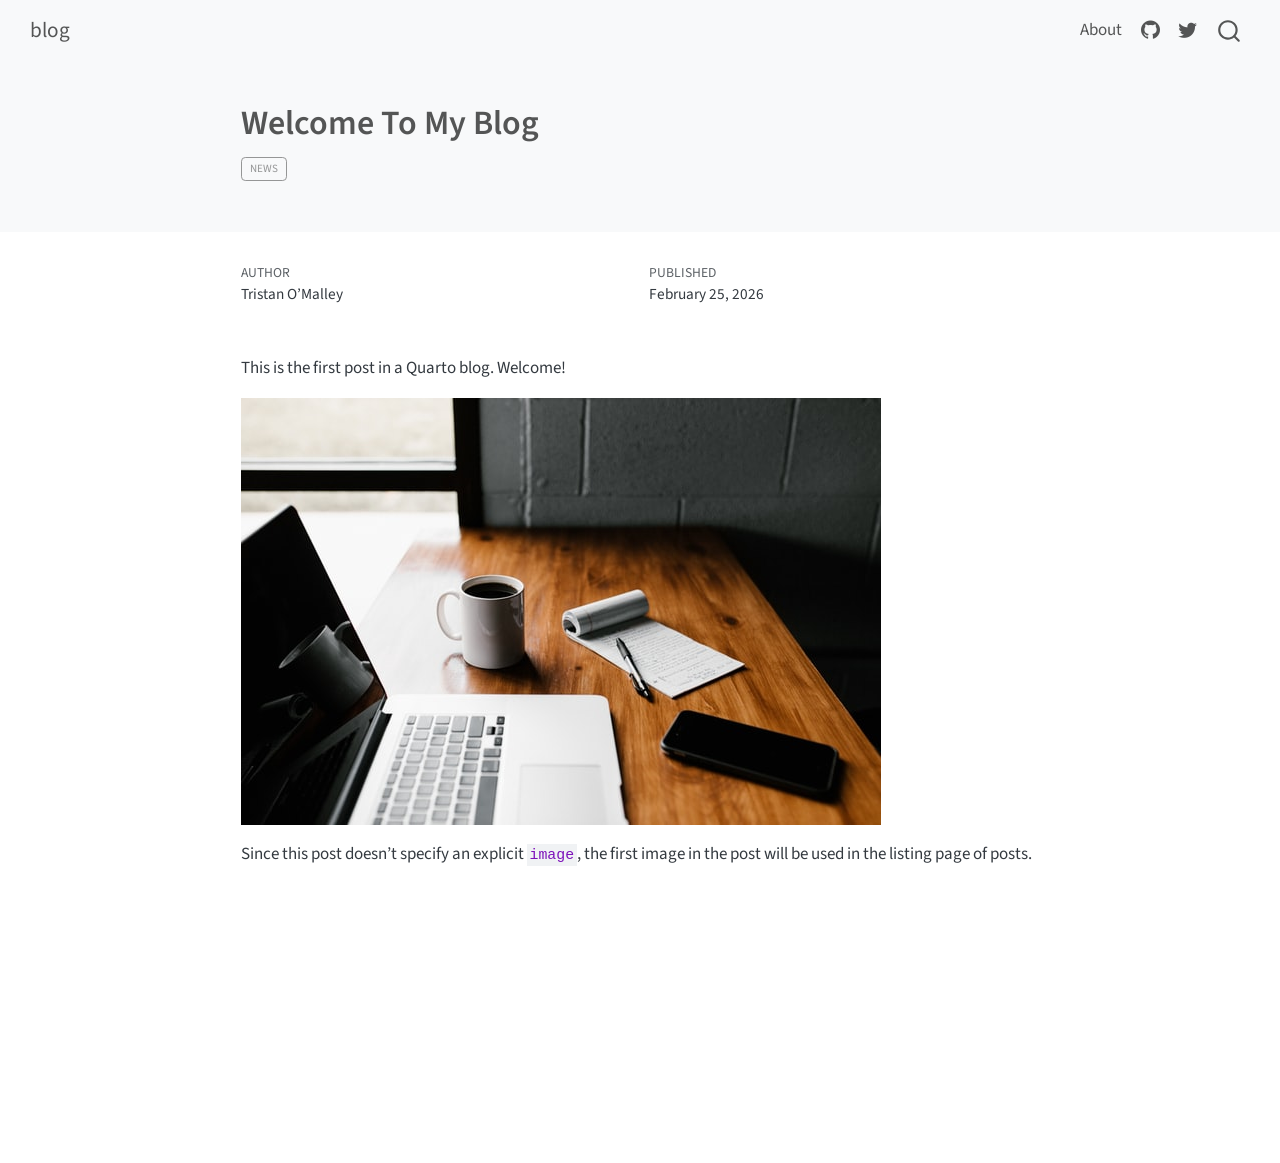
<file: posts/welcome/index.html>
<!DOCTYPE html>
<html xmlns="http://www.w3.org/1999/xhtml" lang="en" xml:lang="en"><head>

<meta charset="utf-8">
<meta name="generator" content="quarto-1.8.27">

<meta name="viewport" content="width=device-width, initial-scale=1.0, user-scalable=yes">

<meta name="author" content="Tristan O’Malley">
<meta name="dcterms.date" content="2026-02-25">

<title>Welcome To My Blog – blog</title>
<style>
code{white-space: pre-wrap;}
span.smallcaps{font-variant: small-caps;}
div.columns{display: flex; gap: min(4vw, 1.5em);}
div.column{flex: auto; overflow-x: auto;}
div.hanging-indent{margin-left: 1.5em; text-indent: -1.5em;}
ul.task-list{list-style: none;}
ul.task-list li input[type="checkbox"] {
  width: 0.8em;
  margin: 0 0.8em 0.2em -1em; /* quarto-specific, see https://github.com/quarto-dev/quarto-cli/issues/4556 */ 
  vertical-align: middle;
}
</style>


<script src="../../site_libs/quarto-nav/quarto-nav.js"></script>
<script src="../../site_libs/quarto-nav/headroom.min.js"></script>
<script src="../../site_libs/clipboard/clipboard.min.js"></script>
<script src="../../site_libs/quarto-search/autocomplete.umd.js"></script>
<script src="../../site_libs/quarto-search/fuse.min.js"></script>
<script src="../../site_libs/quarto-search/quarto-search.js"></script>
<meta name="quarto:offset" content="../../">
<script src="../../site_libs/quarto-html/quarto.js" type="module"></script>
<script src="../../site_libs/quarto-html/tabsets/tabsets.js" type="module"></script>
<script src="../../site_libs/quarto-html/axe/axe-check.js" type="module"></script>
<script src="../../site_libs/quarto-html/popper.min.js"></script>
<script src="../../site_libs/quarto-html/tippy.umd.min.js"></script>
<script src="../../site_libs/quarto-html/anchor.min.js"></script>
<link href="../../site_libs/quarto-html/tippy.css" rel="stylesheet">
<link href="../../site_libs/quarto-html/quarto-syntax-highlighting-ed96de9b727972fe78a7b5d16c58bf87.css" rel="stylesheet" id="quarto-text-highlighting-styles">
<script src="../../site_libs/bootstrap/bootstrap.min.js"></script>
<link href="../../site_libs/bootstrap/bootstrap-icons.css" rel="stylesheet">
<link href="../../site_libs/bootstrap/bootstrap-c661f5be1de1abcc4c6d89b079f2677a.min.css" rel="stylesheet" append-hash="true" id="quarto-bootstrap" data-mode="light">
<script id="quarto-search-options" type="application/json">{
  "location": "navbar",
  "copy-button": false,
  "collapse-after": 3,
  "panel-placement": "end",
  "type": "overlay",
  "limit": 50,
  "keyboard-shortcut": [
    "f",
    "/",
    "s"
  ],
  "show-item-context": false,
  "language": {
    "search-no-results-text": "No results",
    "search-matching-documents-text": "matching documents",
    "search-copy-link-title": "Copy link to search",
    "search-hide-matches-text": "Hide additional matches",
    "search-more-match-text": "more match in this document",
    "search-more-matches-text": "more matches in this document",
    "search-clear-button-title": "Clear",
    "search-text-placeholder": "",
    "search-detached-cancel-button-title": "Cancel",
    "search-submit-button-title": "Submit",
    "search-label": "Search"
  }
}</script>


<link rel="stylesheet" href="../../styles.css">
</head>

<body class="nav-fixed fullcontent quarto-light">

<div id="quarto-search-results"></div>
  <header id="quarto-header" class="headroom fixed-top quarto-banner">
    <nav class="navbar navbar-expand-lg " data-bs-theme="dark">
      <div class="navbar-container container-fluid">
      <div class="navbar-brand-container mx-auto">
    <a class="navbar-brand" href="../../index.html">
    <span class="navbar-title">blog</span>
    </a>
  </div>
            <div id="quarto-search" class="" title="Search"></div>
          <button class="navbar-toggler" type="button" data-bs-toggle="collapse" data-bs-target="#navbarCollapse" aria-controls="navbarCollapse" role="menu" aria-expanded="false" aria-label="Toggle navigation" onclick="if (window.quartoToggleHeadroom) { window.quartoToggleHeadroom(); }">
  <span class="navbar-toggler-icon"></span>
</button>
          <div class="collapse navbar-collapse" id="navbarCollapse">
            <ul class="navbar-nav navbar-nav-scroll ms-auto">
  <li class="nav-item">
    <a class="nav-link" href="../../about.html"> 
<span class="menu-text">About</span></a>
  </li>  
  <li class="nav-item compact">
    <a class="nav-link" href="https://github.com/"> <i class="bi bi-github" role="img">
</i> 
<span class="menu-text"></span></a>
  </li>  
  <li class="nav-item compact">
    <a class="nav-link" href="https://twitter.com"> <i class="bi bi-twitter" role="img">
</i> 
<span class="menu-text"></span></a>
  </li>  
</ul>
          </div> <!-- /navcollapse -->
            <div class="quarto-navbar-tools">
</div>
      </div> <!-- /container-fluid -->
    </nav>
</header>
<!-- content -->
<header id="title-block-header" class="quarto-title-block default page-columns page-full">
  <div class="quarto-title-banner page-columns page-full">
    <div class="quarto-title column-body">
      <h1 class="title">Welcome To My Blog</h1>
                                <div class="quarto-categories">
                <div class="quarto-category">news</div>
              </div>
                  </div>
  </div>
    
  
  <div class="quarto-title-meta">

      <div>
      <div class="quarto-title-meta-heading">Author</div>
      <div class="quarto-title-meta-contents">
               <p>Tristan O’Malley </p>
            </div>
    </div>
      
      <div>
      <div class="quarto-title-meta-heading">Published</div>
      <div class="quarto-title-meta-contents">
        <p class="date">February 25, 2026</p>
      </div>
    </div>
    
      
    </div>
    
  
  </header><div id="quarto-content" class="quarto-container page-columns page-rows-contents page-layout-article page-navbar">
<!-- sidebar -->
<!-- margin-sidebar -->
    
<!-- main -->
<main class="content quarto-banner-title-block" id="quarto-document-content">





<p>This is the first post in a Quarto blog. Welcome!</p>
<p><img src="thumbnail.jpg" class="img-fluid"></p>
<p>Since this post doesn’t specify an explicit <code>image</code>, the first image in the post will be used in the listing page of posts.</p>



</main> <!-- /main -->
<script id="quarto-html-after-body" type="application/javascript">
  window.document.addEventListener("DOMContentLoaded", function (event) {
    const icon = "";
    const anchorJS = new window.AnchorJS();
    anchorJS.options = {
      placement: 'right',
      icon: icon
    };
    anchorJS.add('.anchored');
    const isCodeAnnotation = (el) => {
      for (const clz of el.classList) {
        if (clz.startsWith('code-annotation-')) {                     
          return true;
        }
      }
      return false;
    }
    const onCopySuccess = function(e) {
      // button target
      const button = e.trigger;
      // don't keep focus
      button.blur();
      // flash "checked"
      button.classList.add('code-copy-button-checked');
      var currentTitle = button.getAttribute("title");
      button.setAttribute("title", "Copied!");
      let tooltip;
      if (window.bootstrap) {
        button.setAttribute("data-bs-toggle", "tooltip");
        button.setAttribute("data-bs-placement", "left");
        button.setAttribute("data-bs-title", "Copied!");
        tooltip = new bootstrap.Tooltip(button, 
          { trigger: "manual", 
            customClass: "code-copy-button-tooltip",
            offset: [0, -8]});
        tooltip.show();    
      }
      setTimeout(function() {
        if (tooltip) {
          tooltip.hide();
          button.removeAttribute("data-bs-title");
          button.removeAttribute("data-bs-toggle");
          button.removeAttribute("data-bs-placement");
        }
        button.setAttribute("title", currentTitle);
        button.classList.remove('code-copy-button-checked');
      }, 1000);
      // clear code selection
      e.clearSelection();
    }
    const getTextToCopy = function(trigger) {
      const outerScaffold = trigger.parentElement.cloneNode(true);
      const codeEl = outerScaffold.querySelector('code');
      for (const childEl of codeEl.children) {
        if (isCodeAnnotation(childEl)) {
          childEl.remove();
        }
      }
      return codeEl.innerText;
    }
    const clipboard = new window.ClipboardJS('.code-copy-button:not([data-in-quarto-modal])', {
      text: getTextToCopy
    });
    clipboard.on('success', onCopySuccess);
    if (window.document.getElementById('quarto-embedded-source-code-modal')) {
      const clipboardModal = new window.ClipboardJS('.code-copy-button[data-in-quarto-modal]', {
        text: getTextToCopy,
        container: window.document.getElementById('quarto-embedded-source-code-modal')
      });
      clipboardModal.on('success', onCopySuccess);
    }
      var localhostRegex = new RegExp(/^(?:http|https):\/\/localhost\:?[0-9]*\//);
      var mailtoRegex = new RegExp(/^mailto:/);
        var filterRegex = new RegExp("https:\/\/your-website-url\.example\.com");
      var isInternal = (href) => {
          return filterRegex.test(href) || localhostRegex.test(href) || mailtoRegex.test(href);
      }
      // Inspect non-navigation links and adorn them if external
     var links = window.document.querySelectorAll('a[href]:not(.nav-link):not(.navbar-brand):not(.toc-action):not(.sidebar-link):not(.sidebar-item-toggle):not(.pagination-link):not(.no-external):not([aria-hidden]):not(.dropdown-item):not(.quarto-navigation-tool):not(.about-link)');
      for (var i=0; i<links.length; i++) {
        const link = links[i];
        if (!isInternal(link.href)) {
          // undo the damage that might have been done by quarto-nav.js in the case of
          // links that we want to consider external
          if (link.dataset.originalHref !== undefined) {
            link.href = link.dataset.originalHref;
          }
        }
      }
    function tippyHover(el, contentFn, onTriggerFn, onUntriggerFn) {
      const config = {
        allowHTML: true,
        maxWidth: 500,
        delay: 100,
        arrow: false,
        appendTo: function(el) {
            return el.parentElement;
        },
        interactive: true,
        interactiveBorder: 10,
        theme: 'quarto',
        placement: 'bottom-start',
      };
      if (contentFn) {
        config.content = contentFn;
      }
      if (onTriggerFn) {
        config.onTrigger = onTriggerFn;
      }
      if (onUntriggerFn) {
        config.onUntrigger = onUntriggerFn;
      }
      window.tippy(el, config); 
    }
    const noterefs = window.document.querySelectorAll('a[role="doc-noteref"]');
    for (var i=0; i<noterefs.length; i++) {
      const ref = noterefs[i];
      tippyHover(ref, function() {
        // use id or data attribute instead here
        let href = ref.getAttribute('data-footnote-href') || ref.getAttribute('href');
        try { href = new URL(href).hash; } catch {}
        const id = href.replace(/^#\/?/, "");
        const note = window.document.getElementById(id);
        if (note) {
          return note.innerHTML;
        } else {
          return "";
        }
      });
    }
    const xrefs = window.document.querySelectorAll('a.quarto-xref');
    const processXRef = (id, note) => {
      // Strip column container classes
      const stripColumnClz = (el) => {
        el.classList.remove("page-full", "page-columns");
        if (el.children) {
          for (const child of el.children) {
            stripColumnClz(child);
          }
        }
      }
      stripColumnClz(note)
      if (id === null || id.startsWith('sec-')) {
        // Special case sections, only their first couple elements
        const container = document.createElement("div");
        if (note.children && note.children.length > 2) {
          container.appendChild(note.children[0].cloneNode(true));
          for (let i = 1; i < note.children.length; i++) {
            const child = note.children[i];
            if (child.tagName === "P" && child.innerText === "") {
              continue;
            } else {
              container.appendChild(child.cloneNode(true));
              break;
            }
          }
          if (window.Quarto?.typesetMath) {
            window.Quarto.typesetMath(container);
          }
          return container.innerHTML
        } else {
          if (window.Quarto?.typesetMath) {
            window.Quarto.typesetMath(note);
          }
          return note.innerHTML;
        }
      } else {
        // Remove any anchor links if they are present
        const anchorLink = note.querySelector('a.anchorjs-link');
        if (anchorLink) {
          anchorLink.remove();
        }
        if (window.Quarto?.typesetMath) {
          window.Quarto.typesetMath(note);
        }
        if (note.classList.contains("callout")) {
          return note.outerHTML;
        } else {
          return note.innerHTML;
        }
      }
    }
    for (var i=0; i<xrefs.length; i++) {
      const xref = xrefs[i];
      tippyHover(xref, undefined, function(instance) {
        instance.disable();
        let url = xref.getAttribute('href');
        let hash = undefined; 
        if (url.startsWith('#')) {
          hash = url;
        } else {
          try { hash = new URL(url).hash; } catch {}
        }
        if (hash) {
          const id = hash.replace(/^#\/?/, "");
          const note = window.document.getElementById(id);
          if (note !== null) {
            try {
              const html = processXRef(id, note.cloneNode(true));
              instance.setContent(html);
            } finally {
              instance.enable();
              instance.show();
            }
          } else {
            // See if we can fetch this
            fetch(url.split('#')[0])
            .then(res => res.text())
            .then(html => {
              const parser = new DOMParser();
              const htmlDoc = parser.parseFromString(html, "text/html");
              const note = htmlDoc.getElementById(id);
              if (note !== null) {
                const html = processXRef(id, note);
                instance.setContent(html);
              } 
            }).finally(() => {
              instance.enable();
              instance.show();
            });
          }
        } else {
          // See if we can fetch a full url (with no hash to target)
          // This is a special case and we should probably do some content thinning / targeting
          fetch(url)
          .then(res => res.text())
          .then(html => {
            const parser = new DOMParser();
            const htmlDoc = parser.parseFromString(html, "text/html");
            const note = htmlDoc.querySelector('main.content');
            if (note !== null) {
              // This should only happen for chapter cross references
              // (since there is no id in the URL)
              // remove the first header
              if (note.children.length > 0 && note.children[0].tagName === "HEADER") {
                note.children[0].remove();
              }
              const html = processXRef(null, note);
              instance.setContent(html);
            } 
          }).finally(() => {
            instance.enable();
            instance.show();
          });
        }
      }, function(instance) {
      });
    }
        let selectedAnnoteEl;
        const selectorForAnnotation = ( cell, annotation) => {
          let cellAttr = 'data-code-cell="' + cell + '"';
          let lineAttr = 'data-code-annotation="' +  annotation + '"';
          const selector = 'span[' + cellAttr + '][' + lineAttr + ']';
          return selector;
        }
        const selectCodeLines = (annoteEl) => {
          const doc = window.document;
          const targetCell = annoteEl.getAttribute("data-target-cell");
          const targetAnnotation = annoteEl.getAttribute("data-target-annotation");
          const annoteSpan = window.document.querySelector(selectorForAnnotation(targetCell, targetAnnotation));
          const lines = annoteSpan.getAttribute("data-code-lines").split(",");
          const lineIds = lines.map((line) => {
            return targetCell + "-" + line;
          })
          let top = null;
          let height = null;
          let parent = null;
          if (lineIds.length > 0) {
              //compute the position of the single el (top and bottom and make a div)
              const el = window.document.getElementById(lineIds[0]);
              top = el.offsetTop;
              height = el.offsetHeight;
              parent = el.parentElement.parentElement;
            if (lineIds.length > 1) {
              const lastEl = window.document.getElementById(lineIds[lineIds.length - 1]);
              const bottom = lastEl.offsetTop + lastEl.offsetHeight;
              height = bottom - top;
            }
            if (top !== null && height !== null && parent !== null) {
              // cook up a div (if necessary) and position it 
              let div = window.document.getElementById("code-annotation-line-highlight");
              if (div === null) {
                div = window.document.createElement("div");
                div.setAttribute("id", "code-annotation-line-highlight");
                div.style.position = 'absolute';
                parent.appendChild(div);
              }
              div.style.top = top - 2 + "px";
              div.style.height = height + 4 + "px";
              div.style.left = 0;
              let gutterDiv = window.document.getElementById("code-annotation-line-highlight-gutter");
              if (gutterDiv === null) {
                gutterDiv = window.document.createElement("div");
                gutterDiv.setAttribute("id", "code-annotation-line-highlight-gutter");
                gutterDiv.style.position = 'absolute';
                const codeCell = window.document.getElementById(targetCell);
                const gutter = codeCell.querySelector('.code-annotation-gutter');
                gutter.appendChild(gutterDiv);
              }
              gutterDiv.style.top = top - 2 + "px";
              gutterDiv.style.height = height + 4 + "px";
            }
            selectedAnnoteEl = annoteEl;
          }
        };
        const unselectCodeLines = () => {
          const elementsIds = ["code-annotation-line-highlight", "code-annotation-line-highlight-gutter"];
          elementsIds.forEach((elId) => {
            const div = window.document.getElementById(elId);
            if (div) {
              div.remove();
            }
          });
          selectedAnnoteEl = undefined;
        };
          // Handle positioning of the toggle
      window.addEventListener(
        "resize",
        throttle(() => {
          elRect = undefined;
          if (selectedAnnoteEl) {
            selectCodeLines(selectedAnnoteEl);
          }
        }, 10)
      );
      function throttle(fn, ms) {
      let throttle = false;
      let timer;
        return (...args) => {
          if(!throttle) { // first call gets through
              fn.apply(this, args);
              throttle = true;
          } else { // all the others get throttled
              if(timer) clearTimeout(timer); // cancel #2
              timer = setTimeout(() => {
                fn.apply(this, args);
                timer = throttle = false;
              }, ms);
          }
        };
      }
        // Attach click handler to the DT
        const annoteDls = window.document.querySelectorAll('dt[data-target-cell]');
        for (const annoteDlNode of annoteDls) {
          annoteDlNode.addEventListener('click', (event) => {
            const clickedEl = event.target;
            if (clickedEl !== selectedAnnoteEl) {
              unselectCodeLines();
              const activeEl = window.document.querySelector('dt[data-target-cell].code-annotation-active');
              if (activeEl) {
                activeEl.classList.remove('code-annotation-active');
              }
              selectCodeLines(clickedEl);
              clickedEl.classList.add('code-annotation-active');
            } else {
              // Unselect the line
              unselectCodeLines();
              clickedEl.classList.remove('code-annotation-active');
            }
          });
        }
    const findCites = (el) => {
      const parentEl = el.parentElement;
      if (parentEl) {
        const cites = parentEl.dataset.cites;
        if (cites) {
          return {
            el,
            cites: cites.split(' ')
          };
        } else {
          return findCites(el.parentElement)
        }
      } else {
        return undefined;
      }
    };
    var bibliorefs = window.document.querySelectorAll('a[role="doc-biblioref"]');
    for (var i=0; i<bibliorefs.length; i++) {
      const ref = bibliorefs[i];
      const citeInfo = findCites(ref);
      if (citeInfo) {
        tippyHover(citeInfo.el, function() {
          var popup = window.document.createElement('div');
          citeInfo.cites.forEach(function(cite) {
            var citeDiv = window.document.createElement('div');
            citeDiv.classList.add('hanging-indent');
            citeDiv.classList.add('csl-entry');
            var biblioDiv = window.document.getElementById('ref-' + cite);
            if (biblioDiv) {
              citeDiv.innerHTML = biblioDiv.innerHTML;
            }
            popup.appendChild(citeDiv);
          });
          return popup.innerHTML;
        });
      }
    }
  });
  </script>
</div> <!-- /content -->




</body></html>
</file>
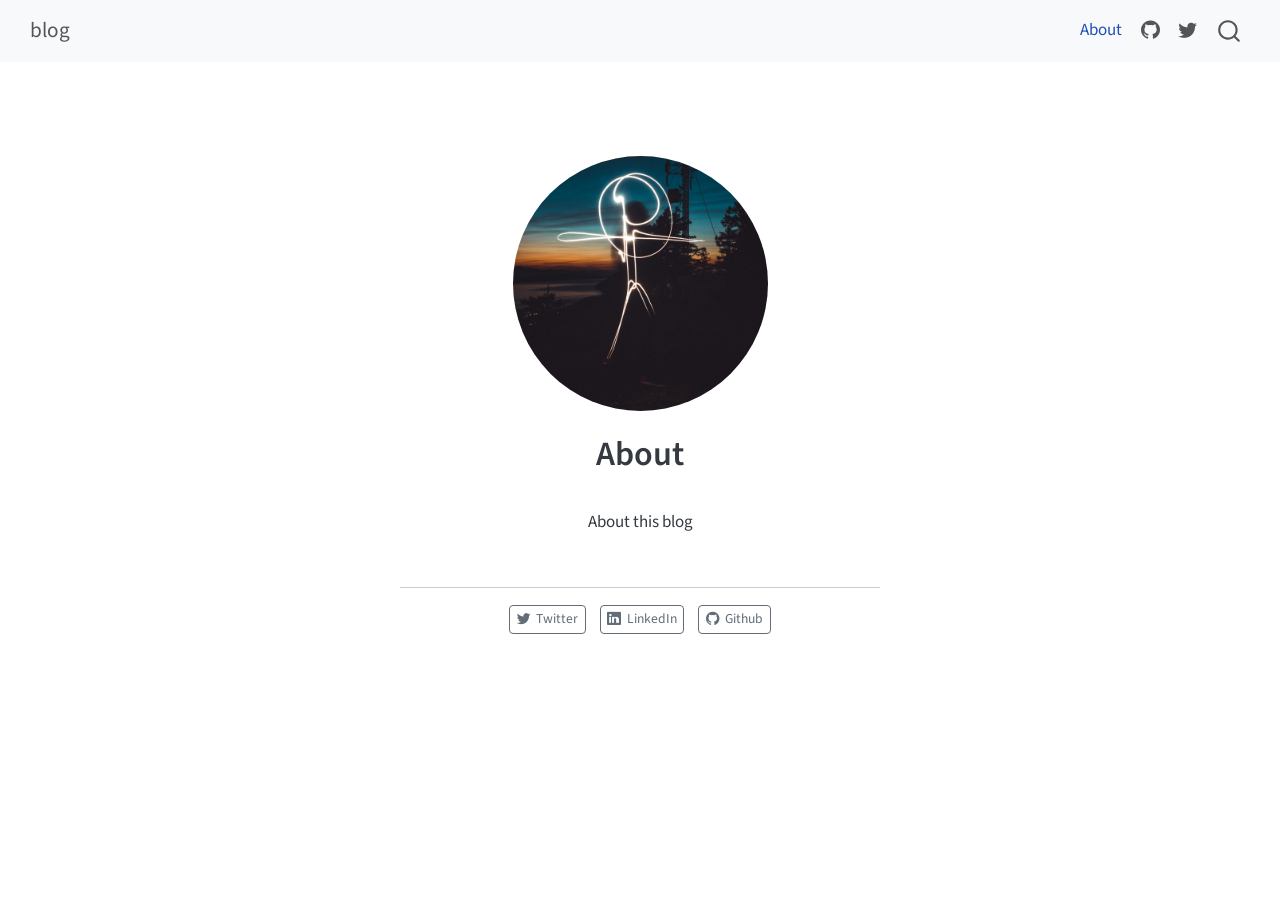
<file: about.html>
<!DOCTYPE html>
<html xmlns="http://www.w3.org/1999/xhtml" lang="en" xml:lang="en"><head>

<meta charset="utf-8">
<meta name="generator" content="quarto-1.8.27">

<meta name="viewport" content="width=device-width, initial-scale=1.0, user-scalable=yes">


<title>About – blog</title>
<style>
code{white-space: pre-wrap;}
span.smallcaps{font-variant: small-caps;}
div.columns{display: flex; gap: min(4vw, 1.5em);}
div.column{flex: auto; overflow-x: auto;}
div.hanging-indent{margin-left: 1.5em; text-indent: -1.5em;}
ul.task-list{list-style: none;}
ul.task-list li input[type="checkbox"] {
  width: 0.8em;
  margin: 0 0.8em 0.2em -1em; /* quarto-specific, see https://github.com/quarto-dev/quarto-cli/issues/4556 */ 
  vertical-align: middle;
}
</style>


<script src="site_libs/quarto-nav/quarto-nav.js"></script>
<script src="site_libs/quarto-nav/headroom.min.js"></script>
<script src="site_libs/clipboard/clipboard.min.js"></script>
<script src="site_libs/quarto-search/autocomplete.umd.js"></script>
<script src="site_libs/quarto-search/fuse.min.js"></script>
<script src="site_libs/quarto-search/quarto-search.js"></script>
<meta name="quarto:offset" content="./">
<script src="site_libs/quarto-html/quarto.js" type="module"></script>
<script src="site_libs/quarto-html/tabsets/tabsets.js" type="module"></script>
<script src="site_libs/quarto-html/axe/axe-check.js" type="module"></script>
<script src="site_libs/quarto-html/popper.min.js"></script>
<script src="site_libs/quarto-html/tippy.umd.min.js"></script>
<link href="site_libs/quarto-html/tippy.css" rel="stylesheet">
<link href="site_libs/quarto-html/quarto-syntax-highlighting-ed96de9b727972fe78a7b5d16c58bf87.css" rel="stylesheet" id="quarto-text-highlighting-styles">
<script src="site_libs/bootstrap/bootstrap.min.js"></script>
<link href="site_libs/bootstrap/bootstrap-icons.css" rel="stylesheet">
<link href="site_libs/bootstrap/bootstrap-c661f5be1de1abcc4c6d89b079f2677a.min.css" rel="stylesheet" append-hash="true" id="quarto-bootstrap" data-mode="light">
<script id="quarto-search-options" type="application/json">{
  "location": "navbar",
  "copy-button": false,
  "collapse-after": 3,
  "panel-placement": "end",
  "type": "overlay",
  "limit": 50,
  "keyboard-shortcut": [
    "f",
    "/",
    "s"
  ],
  "show-item-context": false,
  "language": {
    "search-no-results-text": "No results",
    "search-matching-documents-text": "matching documents",
    "search-copy-link-title": "Copy link to search",
    "search-hide-matches-text": "Hide additional matches",
    "search-more-match-text": "more match in this document",
    "search-more-matches-text": "more matches in this document",
    "search-clear-button-title": "Clear",
    "search-text-placeholder": "",
    "search-detached-cancel-button-title": "Cancel",
    "search-submit-button-title": "Submit",
    "search-label": "Search"
  }
}</script>


<link rel="stylesheet" href="styles.css">
</head>

<body class="nav-fixed fullcontent quarto-light">

<div id="quarto-search-results"></div>
  <header id="quarto-header" class="headroom fixed-top">
    <nav class="navbar navbar-expand-lg " data-bs-theme="dark">
      <div class="navbar-container container-fluid">
      <div class="navbar-brand-container mx-auto">
    <a class="navbar-brand" href="./index.html">
    <span class="navbar-title">blog</span>
    </a>
  </div>
            <div id="quarto-search" class="" title="Search"></div>
          <button class="navbar-toggler" type="button" data-bs-toggle="collapse" data-bs-target="#navbarCollapse" aria-controls="navbarCollapse" role="menu" aria-expanded="false" aria-label="Toggle navigation" onclick="if (window.quartoToggleHeadroom) { window.quartoToggleHeadroom(); }">
  <span class="navbar-toggler-icon"></span>
</button>
          <div class="collapse navbar-collapse" id="navbarCollapse">
            <ul class="navbar-nav navbar-nav-scroll ms-auto">
  <li class="nav-item">
    <a class="nav-link active" href="./about.html" aria-current="page"> 
<span class="menu-text">About</span></a>
  </li>  
  <li class="nav-item compact">
    <a class="nav-link" href="https://github.com/"> <i class="bi bi-github" role="img">
</i> 
<span class="menu-text"></span></a>
  </li>  
  <li class="nav-item compact">
    <a class="nav-link" href="https://twitter.com"> <i class="bi bi-twitter" role="img">
</i> 
<span class="menu-text"></span></a>
  </li>  
</ul>
          </div> <!-- /navcollapse -->
            <div class="quarto-navbar-tools">
</div>
      </div> <!-- /container-fluid -->
    </nav>
</header>
<!-- content -->
<div id="quarto-content" class="quarto-container page-columns page-rows-contents page-layout-article page-navbar">
<!-- sidebar -->
<!-- margin-sidebar -->
    
<!-- main -->
<div class="quarto-about-jolla">
  <img src="profile.jpg" class="about-image
  round " style="height: 15em; width: 15em;">
 <header id="title-block-header" class="quarto-title-block default">
<div class="quarto-title">
<h1 class="title">About</h1>
</div>
<div class="quarto-title-meta">
  </div>
</header><main class="content" id="quarto-document-content">
<p>About this blog</p>


</main> 
  <hr class="about-sep">
   <div class="about-links">
  <a href="https://twitter.com" class="about-link" rel="" target="">
    <i class="bi bi-twitter"></i>
     <span class="about-link-text">Twitter</span>
  </a>
  <a href="https://linkedin.com" class="about-link" rel="" target="">
    <i class="bi bi-linkedin"></i>
     <span class="about-link-text">LinkedIn</span>
  </a>
  <a href="https://github.com" class="about-link" rel="" target="">
    <i class="bi bi-github"></i>
     <span class="about-link-text">Github</span>
  </a>
</div>
</div>
 <!-- /main -->
<script id="quarto-html-after-body" type="application/javascript">
  window.document.addEventListener("DOMContentLoaded", function (event) {
    const isCodeAnnotation = (el) => {
      for (const clz of el.classList) {
        if (clz.startsWith('code-annotation-')) {                     
          return true;
        }
      }
      return false;
    }
    const onCopySuccess = function(e) {
      // button target
      const button = e.trigger;
      // don't keep focus
      button.blur();
      // flash "checked"
      button.classList.add('code-copy-button-checked');
      var currentTitle = button.getAttribute("title");
      button.setAttribute("title", "Copied!");
      let tooltip;
      if (window.bootstrap) {
        button.setAttribute("data-bs-toggle", "tooltip");
        button.setAttribute("data-bs-placement", "left");
        button.setAttribute("data-bs-title", "Copied!");
        tooltip = new bootstrap.Tooltip(button, 
          { trigger: "manual", 
            customClass: "code-copy-button-tooltip",
            offset: [0, -8]});
        tooltip.show();    
      }
      setTimeout(function() {
        if (tooltip) {
          tooltip.hide();
          button.removeAttribute("data-bs-title");
          button.removeAttribute("data-bs-toggle");
          button.removeAttribute("data-bs-placement");
        }
        button.setAttribute("title", currentTitle);
        button.classList.remove('code-copy-button-checked');
      }, 1000);
      // clear code selection
      e.clearSelection();
    }
    const getTextToCopy = function(trigger) {
      const outerScaffold = trigger.parentElement.cloneNode(true);
      const codeEl = outerScaffold.querySelector('code');
      for (const childEl of codeEl.children) {
        if (isCodeAnnotation(childEl)) {
          childEl.remove();
        }
      }
      return codeEl.innerText;
    }
    const clipboard = new window.ClipboardJS('.code-copy-button:not([data-in-quarto-modal])', {
      text: getTextToCopy
    });
    clipboard.on('success', onCopySuccess);
    if (window.document.getElementById('quarto-embedded-source-code-modal')) {
      const clipboardModal = new window.ClipboardJS('.code-copy-button[data-in-quarto-modal]', {
        text: getTextToCopy,
        container: window.document.getElementById('quarto-embedded-source-code-modal')
      });
      clipboardModal.on('success', onCopySuccess);
    }
      var localhostRegex = new RegExp(/^(?:http|https):\/\/localhost\:?[0-9]*\//);
      var mailtoRegex = new RegExp(/^mailto:/);
        var filterRegex = new RegExp("https:\/\/your-website-url\.example\.com");
      var isInternal = (href) => {
          return filterRegex.test(href) || localhostRegex.test(href) || mailtoRegex.test(href);
      }
      // Inspect non-navigation links and adorn them if external
     var links = window.document.querySelectorAll('a[href]:not(.nav-link):not(.navbar-brand):not(.toc-action):not(.sidebar-link):not(.sidebar-item-toggle):not(.pagination-link):not(.no-external):not([aria-hidden]):not(.dropdown-item):not(.quarto-navigation-tool):not(.about-link)');
      for (var i=0; i<links.length; i++) {
        const link = links[i];
        if (!isInternal(link.href)) {
          // undo the damage that might have been done by quarto-nav.js in the case of
          // links that we want to consider external
          if (link.dataset.originalHref !== undefined) {
            link.href = link.dataset.originalHref;
          }
        }
      }
    function tippyHover(el, contentFn, onTriggerFn, onUntriggerFn) {
      const config = {
        allowHTML: true,
        maxWidth: 500,
        delay: 100,
        arrow: false,
        appendTo: function(el) {
            return el.parentElement;
        },
        interactive: true,
        interactiveBorder: 10,
        theme: 'quarto',
        placement: 'bottom-start',
      };
      if (contentFn) {
        config.content = contentFn;
      }
      if (onTriggerFn) {
        config.onTrigger = onTriggerFn;
      }
      if (onUntriggerFn) {
        config.onUntrigger = onUntriggerFn;
      }
      window.tippy(el, config); 
    }
    const noterefs = window.document.querySelectorAll('a[role="doc-noteref"]');
    for (var i=0; i<noterefs.length; i++) {
      const ref = noterefs[i];
      tippyHover(ref, function() {
        // use id or data attribute instead here
        let href = ref.getAttribute('data-footnote-href') || ref.getAttribute('href');
        try { href = new URL(href).hash; } catch {}
        const id = href.replace(/^#\/?/, "");
        const note = window.document.getElementById(id);
        if (note) {
          return note.innerHTML;
        } else {
          return "";
        }
      });
    }
    const xrefs = window.document.querySelectorAll('a.quarto-xref');
    const processXRef = (id, note) => {
      // Strip column container classes
      const stripColumnClz = (el) => {
        el.classList.remove("page-full", "page-columns");
        if (el.children) {
          for (const child of el.children) {
            stripColumnClz(child);
          }
        }
      }
      stripColumnClz(note)
      if (id === null || id.startsWith('sec-')) {
        // Special case sections, only their first couple elements
        const container = document.createElement("div");
        if (note.children && note.children.length > 2) {
          container.appendChild(note.children[0].cloneNode(true));
          for (let i = 1; i < note.children.length; i++) {
            const child = note.children[i];
            if (child.tagName === "P" && child.innerText === "") {
              continue;
            } else {
              container.appendChild(child.cloneNode(true));
              break;
            }
          }
          if (window.Quarto?.typesetMath) {
            window.Quarto.typesetMath(container);
          }
          return container.innerHTML
        } else {
          if (window.Quarto?.typesetMath) {
            window.Quarto.typesetMath(note);
          }
          return note.innerHTML;
        }
      } else {
        // Remove any anchor links if they are present
        const anchorLink = note.querySelector('a.anchorjs-link');
        if (anchorLink) {
          anchorLink.remove();
        }
        if (window.Quarto?.typesetMath) {
          window.Quarto.typesetMath(note);
        }
        if (note.classList.contains("callout")) {
          return note.outerHTML;
        } else {
          return note.innerHTML;
        }
      }
    }
    for (var i=0; i<xrefs.length; i++) {
      const xref = xrefs[i];
      tippyHover(xref, undefined, function(instance) {
        instance.disable();
        let url = xref.getAttribute('href');
        let hash = undefined; 
        if (url.startsWith('#')) {
          hash = url;
        } else {
          try { hash = new URL(url).hash; } catch {}
        }
        if (hash) {
          const id = hash.replace(/^#\/?/, "");
          const note = window.document.getElementById(id);
          if (note !== null) {
            try {
              const html = processXRef(id, note.cloneNode(true));
              instance.setContent(html);
            } finally {
              instance.enable();
              instance.show();
            }
          } else {
            // See if we can fetch this
            fetch(url.split('#')[0])
            .then(res => res.text())
            .then(html => {
              const parser = new DOMParser();
              const htmlDoc = parser.parseFromString(html, "text/html");
              const note = htmlDoc.getElementById(id);
              if (note !== null) {
                const html = processXRef(id, note);
                instance.setContent(html);
              } 
            }).finally(() => {
              instance.enable();
              instance.show();
            });
          }
        } else {
          // See if we can fetch a full url (with no hash to target)
          // This is a special case and we should probably do some content thinning / targeting
          fetch(url)
          .then(res => res.text())
          .then(html => {
            const parser = new DOMParser();
            const htmlDoc = parser.parseFromString(html, "text/html");
            const note = htmlDoc.querySelector('main.content');
            if (note !== null) {
              // This should only happen for chapter cross references
              // (since there is no id in the URL)
              // remove the first header
              if (note.children.length > 0 && note.children[0].tagName === "HEADER") {
                note.children[0].remove();
              }
              const html = processXRef(null, note);
              instance.setContent(html);
            } 
          }).finally(() => {
            instance.enable();
            instance.show();
          });
        }
      }, function(instance) {
      });
    }
        let selectedAnnoteEl;
        const selectorForAnnotation = ( cell, annotation) => {
          let cellAttr = 'data-code-cell="' + cell + '"';
          let lineAttr = 'data-code-annotation="' +  annotation + '"';
          const selector = 'span[' + cellAttr + '][' + lineAttr + ']';
          return selector;
        }
        const selectCodeLines = (annoteEl) => {
          const doc = window.document;
          const targetCell = annoteEl.getAttribute("data-target-cell");
          const targetAnnotation = annoteEl.getAttribute("data-target-annotation");
          const annoteSpan = window.document.querySelector(selectorForAnnotation(targetCell, targetAnnotation));
          const lines = annoteSpan.getAttribute("data-code-lines").split(",");
          const lineIds = lines.map((line) => {
            return targetCell + "-" + line;
          })
          let top = null;
          let height = null;
          let parent = null;
          if (lineIds.length > 0) {
              //compute the position of the single el (top and bottom and make a div)
              const el = window.document.getElementById(lineIds[0]);
              top = el.offsetTop;
              height = el.offsetHeight;
              parent = el.parentElement.parentElement;
            if (lineIds.length > 1) {
              const lastEl = window.document.getElementById(lineIds[lineIds.length - 1]);
              const bottom = lastEl.offsetTop + lastEl.offsetHeight;
              height = bottom - top;
            }
            if (top !== null && height !== null && parent !== null) {
              // cook up a div (if necessary) and position it 
              let div = window.document.getElementById("code-annotation-line-highlight");
              if (div === null) {
                div = window.document.createElement("div");
                div.setAttribute("id", "code-annotation-line-highlight");
                div.style.position = 'absolute';
                parent.appendChild(div);
              }
              div.style.top = top - 2 + "px";
              div.style.height = height + 4 + "px";
              div.style.left = 0;
              let gutterDiv = window.document.getElementById("code-annotation-line-highlight-gutter");
              if (gutterDiv === null) {
                gutterDiv = window.document.createElement("div");
                gutterDiv.setAttribute("id", "code-annotation-line-highlight-gutter");
                gutterDiv.style.position = 'absolute';
                const codeCell = window.document.getElementById(targetCell);
                const gutter = codeCell.querySelector('.code-annotation-gutter');
                gutter.appendChild(gutterDiv);
              }
              gutterDiv.style.top = top - 2 + "px";
              gutterDiv.style.height = height + 4 + "px";
            }
            selectedAnnoteEl = annoteEl;
          }
        };
        const unselectCodeLines = () => {
          const elementsIds = ["code-annotation-line-highlight", "code-annotation-line-highlight-gutter"];
          elementsIds.forEach((elId) => {
            const div = window.document.getElementById(elId);
            if (div) {
              div.remove();
            }
          });
          selectedAnnoteEl = undefined;
        };
          // Handle positioning of the toggle
      window.addEventListener(
        "resize",
        throttle(() => {
          elRect = undefined;
          if (selectedAnnoteEl) {
            selectCodeLines(selectedAnnoteEl);
          }
        }, 10)
      );
      function throttle(fn, ms) {
      let throttle = false;
      let timer;
        return (...args) => {
          if(!throttle) { // first call gets through
              fn.apply(this, args);
              throttle = true;
          } else { // all the others get throttled
              if(timer) clearTimeout(timer); // cancel #2
              timer = setTimeout(() => {
                fn.apply(this, args);
                timer = throttle = false;
              }, ms);
          }
        };
      }
        // Attach click handler to the DT
        const annoteDls = window.document.querySelectorAll('dt[data-target-cell]');
        for (const annoteDlNode of annoteDls) {
          annoteDlNode.addEventListener('click', (event) => {
            const clickedEl = event.target;
            if (clickedEl !== selectedAnnoteEl) {
              unselectCodeLines();
              const activeEl = window.document.querySelector('dt[data-target-cell].code-annotation-active');
              if (activeEl) {
                activeEl.classList.remove('code-annotation-active');
              }
              selectCodeLines(clickedEl);
              clickedEl.classList.add('code-annotation-active');
            } else {
              // Unselect the line
              unselectCodeLines();
              clickedEl.classList.remove('code-annotation-active');
            }
          });
        }
    const findCites = (el) => {
      const parentEl = el.parentElement;
      if (parentEl) {
        const cites = parentEl.dataset.cites;
        if (cites) {
          return {
            el,
            cites: cites.split(' ')
          };
        } else {
          return findCites(el.parentElement)
        }
      } else {
        return undefined;
      }
    };
    var bibliorefs = window.document.querySelectorAll('a[role="doc-biblioref"]');
    for (var i=0; i<bibliorefs.length; i++) {
      const ref = bibliorefs[i];
      const citeInfo = findCites(ref);
      if (citeInfo) {
        tippyHover(citeInfo.el, function() {
          var popup = window.document.createElement('div');
          citeInfo.cites.forEach(function(cite) {
            var citeDiv = window.document.createElement('div');
            citeDiv.classList.add('hanging-indent');
            citeDiv.classList.add('csl-entry');
            var biblioDiv = window.document.getElementById('ref-' + cite);
            if (biblioDiv) {
              citeDiv.innerHTML = biblioDiv.innerHTML;
            }
            popup.appendChild(citeDiv);
          });
          return popup.innerHTML;
        });
      }
    }
  });
  </script>
</div> <!-- /content -->




</body></html>
</file>
<file: site_libs/quarto-html/tippy.css>
.tippy-box[data-animation=fade][data-state=hidden]{opacity:0}[data-tippy-root]{max-width:calc(100vw - 10px)}.tippy-box{position:relative;background-color:#333;color:#fff;border-radius:4px;font-size:14px;line-height:1.4;white-space:normal;outline:0;transition-property:transform,visibility,opacity}.tippy-box[data-placement^=top]>.tippy-arrow{bottom:0}.tippy-box[data-placement^=top]>.tippy-arrow:before{bottom:-7px;left:0;border-width:8px 8px 0;border-top-color:initial;transform-origin:center top}.tippy-box[data-placement^=bottom]>.tippy-arrow{top:0}.tippy-box[data-placement^=bottom]>.tippy-arrow:before{top:-7px;left:0;border-width:0 8px 8px;border-bottom-color:initial;transform-origin:center bottom}.tippy-box[data-placement^=left]>.tippy-arrow{right:0}.tippy-box[data-placement^=left]>.tippy-arrow:before{border-width:8px 0 8px 8px;border-left-color:initial;right:-7px;transform-origin:center left}.tippy-box[data-placement^=right]>.tippy-arrow{left:0}.tippy-box[data-placement^=right]>.tippy-arrow:before{left:-7px;border-width:8px 8px 8px 0;border-right-color:initial;transform-origin:center right}.tippy-box[data-inertia][data-state=visible]{transition-timing-function:cubic-bezier(.54,1.5,.38,1.11)}.tippy-arrow{width:16px;height:16px;color:#333}.tippy-arrow:before{content:"";position:absolute;border-color:transparent;border-style:solid}.tippy-content{position:relative;padding:5px 9px;z-index:1}
</file>
<file: site_libs/quarto-html/quarto-syntax-highlighting-ed96de9b727972fe78a7b5d16c58bf87.css>
/* quarto syntax highlight colors */
:root {
  --quarto-hl-ot-color: #003B4F;
  --quarto-hl-at-color: #657422;
  --quarto-hl-ss-color: #20794D;
  --quarto-hl-an-color: #5E5E5E;
  --quarto-hl-fu-color: #4758AB;
  --quarto-hl-st-color: #20794D;
  --quarto-hl-cf-color: #003B4F;
  --quarto-hl-op-color: #5E5E5E;
  --quarto-hl-er-color: #AD0000;
  --quarto-hl-bn-color: #AD0000;
  --quarto-hl-al-color: #AD0000;
  --quarto-hl-va-color: #111111;
  --quarto-hl-bu-color: inherit;
  --quarto-hl-ex-color: inherit;
  --quarto-hl-pp-color: #AD0000;
  --quarto-hl-in-color: #5E5E5E;
  --quarto-hl-vs-color: #20794D;
  --quarto-hl-wa-color: #5E5E5E;
  --quarto-hl-do-color: #5E5E5E;
  --quarto-hl-im-color: #00769E;
  --quarto-hl-ch-color: #20794D;
  --quarto-hl-dt-color: #AD0000;
  --quarto-hl-fl-color: #AD0000;
  --quarto-hl-co-color: #5E5E5E;
  --quarto-hl-cv-color: #5E5E5E;
  --quarto-hl-cn-color: #8f5902;
  --quarto-hl-sc-color: #5E5E5E;
  --quarto-hl-dv-color: #AD0000;
  --quarto-hl-kw-color: #003B4F;
}

/* other quarto variables */
:root {
  --quarto-font-monospace: SFMono-Regular, Menlo, Monaco, Consolas, "Liberation Mono", "Courier New", monospace;
}

/* syntax highlight based on Pandoc's rules */
pre > code.sourceCode > span {
  color: #003B4F;
}

code.sourceCode > span {
  color: #003B4F;
}

div.sourceCode,
div.sourceCode pre.sourceCode {
  color: #003B4F;
}

/* Normal */
code span {
  color: #003B4F;
}

/* Alert */
code span.al {
  color: #AD0000;
  font-style: inherit;
}

/* Annotation */
code span.an {
  color: #5E5E5E;
  font-style: inherit;
}

/* Attribute */
code span.at {
  color: #657422;
  font-style: inherit;
}

/* BaseN */
code span.bn {
  color: #AD0000;
  font-style: inherit;
}

/* BuiltIn */
code span.bu {
  font-style: inherit;
}

/* ControlFlow */
code span.cf {
  color: #003B4F;
  font-weight: bold;
  font-style: inherit;
}

/* Char */
code span.ch {
  color: #20794D;
  font-style: inherit;
}

/* Constant */
code span.cn {
  color: #8f5902;
  font-style: inherit;
}

/* Comment */
code span.co {
  color: #5E5E5E;
  font-style: inherit;
}

/* CommentVar */
code span.cv {
  color: #5E5E5E;
  font-style: italic;
}

/* Documentation */
code span.do {
  color: #5E5E5E;
  font-style: italic;
}

/* DataType */
code span.dt {
  color: #AD0000;
  font-style: inherit;
}

/* DecVal */
code span.dv {
  color: #AD0000;
  font-style: inherit;
}

/* Error */
code span.er {
  color: #AD0000;
  font-style: inherit;
}

/* Extension */
code span.ex {
  font-style: inherit;
}

/* Float */
code span.fl {
  color: #AD0000;
  font-style: inherit;
}

/* Function */
code span.fu {
  color: #4758AB;
  font-style: inherit;
}

/* Import */
code span.im {
  color: #00769E;
  font-style: inherit;
}

/* Information */
code span.in {
  color: #5E5E5E;
  font-style: inherit;
}

/* Keyword */
code span.kw {
  color: #003B4F;
  font-weight: bold;
  font-style: inherit;
}

/* Operator */
code span.op {
  color: #5E5E5E;
  font-style: inherit;
}

/* Other */
code span.ot {
  color: #003B4F;
  font-style: inherit;
}

/* Preprocessor */
code span.pp {
  color: #AD0000;
  font-style: inherit;
}

/* SpecialChar */
code span.sc {
  color: #5E5E5E;
  font-style: inherit;
}

/* SpecialString */
code span.ss {
  color: #20794D;
  font-style: inherit;
}

/* String */
code span.st {
  color: #20794D;
  font-style: inherit;
}

/* Variable */
code span.va {
  color: #111111;
  font-style: inherit;
}

/* VerbatimString */
code span.vs {
  color: #20794D;
  font-style: inherit;
}

/* Warning */
code span.wa {
  color: #5E5E5E;
  font-style: italic;
}

.prevent-inlining {
  content: "</";
}

/*# sourceMappingURL=0920dd6d7437995b8cdf7429764427b1.css.map */
</file>
<file: styles.css>
/* css styles */
</file>
